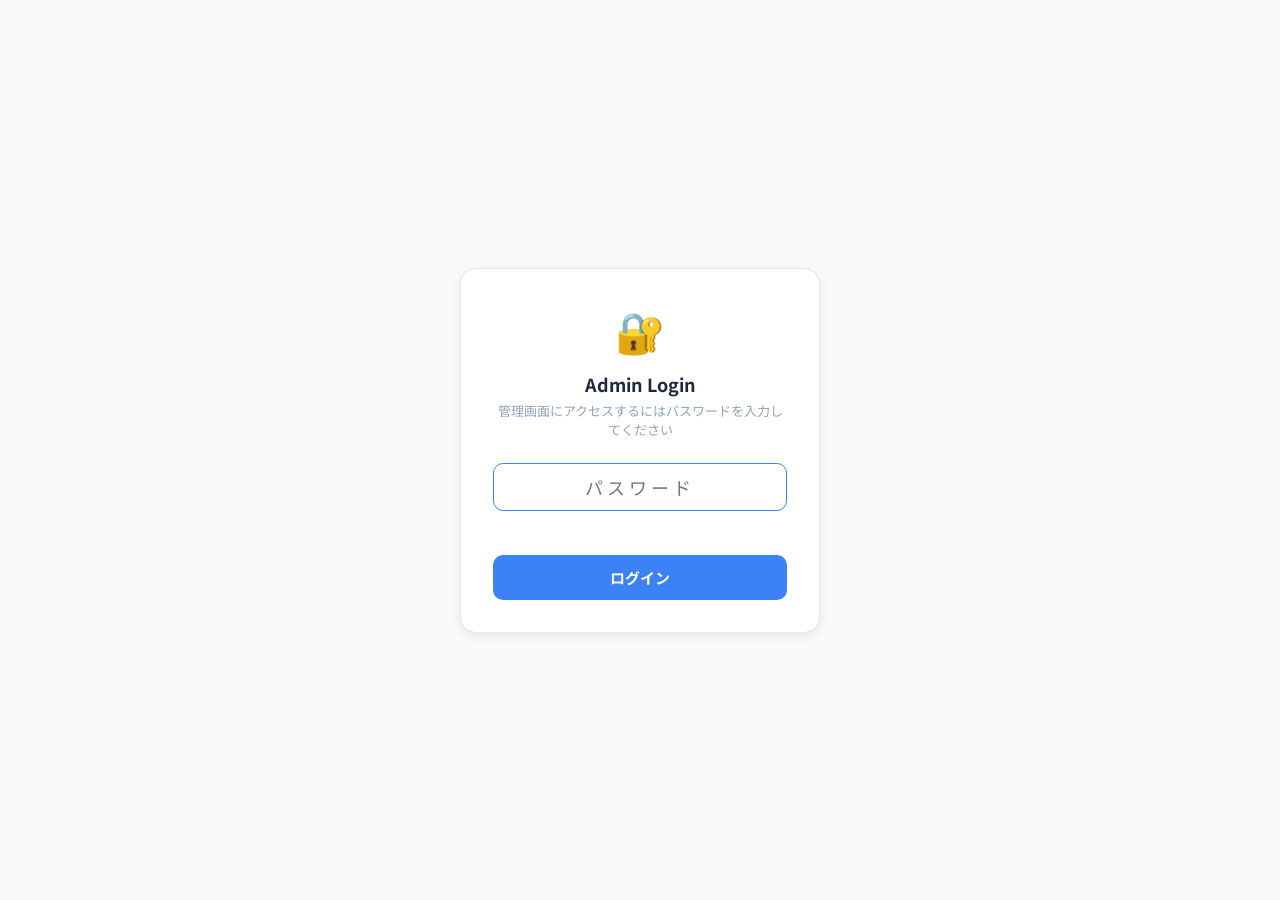
<file: admin.html>
<!DOCTYPE html>
<html lang="ja">
<head>
  <meta charset="UTF-8">
  <meta name="viewport" content="width=device-width, initial-scale=1.0">
  <title>Admin - 管理画面</title>
  <link rel="preconnect" href="https://fonts.googleapis.com">
  <link href="https://fonts.googleapis.com/css2?family=Noto+Sans+JP:wght@400;500;600;700&display=swap" rel="stylesheet">
  <style>

  /* タブバー横スクロール */
.tab-bar {
  overflow-x: auto;
  -webkit-overflow-scrolling: touch;
  flex-wrap: nowrap !important;
}
.tab-bar::-webkit-scrollbar {
  display: none;
}
.tab-bar .tab-btn {
  flex-shrink: 0;
  white-space: nowrap;
}


  .segment-btn {
  flex-shrink: 0;
  padding: 6px 14px;
  border-radius: 16px;
  border: 1px solid var(--border-color);
  background: var(--card-bg);
  color: var(--text-muted);
  font-size: 12px;
  font-weight: 600;
  cursor: pointer;
  transition: all 0.2s;
  font-family: 'Noto Sans JP', sans-serif;
  white-space: nowrap;
}

.segment-btn.active {
  background: var(--primary);
  color: white;
  border-color: var(--primary);
}

.segment-btn:hover {
  opacity: 0.85;
}

.customer-segment-badge {
  display: inline-block;
  font-size: 10px;
  font-weight: 700;
  padding: 1px 8px;
  border-radius: 8px;
  margin-left: 6px;
}

  
    :root {
      --primary: #3b82f6;
      --primary-dark: #2563eb;
      --primary-light: #dbeafe;
      --success: #22c55e;
      --success-light: #f0fdf4;
      --danger: #ef4444;
      --danger-light: #fef2f2;
      --warning: #f59e0b;
      --bg: #f8fafc;
      --card-bg: #ffffff;
      --text-main: #1e293b;
      --text-sub: #64748b;
      --text-muted: #94a3b8;
      --border-color: #e2e8f0;
      --border-light: #f1f5f9;
      --shadow: 0 1px 3px rgba(0,0,0,0.06), 0 1px 2px rgba(0,0,0,0.04);
      --shadow-md: 0 4px 12px rgba(0,0,0,0.08);
      --radius: 16px;
      --radius-sm: 10px;
    }
    * { margin: 0; padding: 0; box-sizing: border-box; }
    body {
      background: var(--bg); color: var(--text-main);
      font-family: 'Noto Sans JP', -apple-system, BlinkMacSystemFont, "Segoe UI", sans-serif;
      min-height: 100vh;
    }
    .header {
      background: var(--card-bg); border-bottom: 1px solid var(--border-color);
      padding: 14px 20px; position: sticky; top: 0; z-index: 100; box-shadow: var(--shadow);
    }
    .header-inner {
      max-width: 900px; margin: 0 auto;
      display: flex; justify-content: space-between; align-items: center;
    }
    .header-title { font-size: 18px; font-weight: 700; }
    .header-actions { display: flex; gap: 8px; align-items: center; }
    .tab-bar {
      background: var(--card-bg); border-bottom: 1px solid var(--border-color);
      display: flex; overflow-x: auto; max-width: 900px; margin: 0 auto;
    }
    .tab-btn {
      flex: 1; padding: 14px 8px; border: none; background: none;
      font-size: 13px; font-weight: 600; color: var(--text-muted);
      cursor: pointer; border-bottom: 3px solid transparent;
      font-family: inherit; white-space: nowrap; transition: all 0.15s;
    }
    .tab-btn.active { color: var(--primary); border-bottom-color: var(--primary); }
    .tab-btn:hover { color: var(--text-sub); }
    .tab-panel { display: none; max-width: 900px; margin: 0 auto; padding: 20px 16px; }
    .tab-panel.active { display: block; }
    .section-label {
      font-size: 13px; font-weight: 700; color: var(--text-sub);
      margin-bottom: 12px; display: flex; align-items: center; gap: 6px;
    }
    .badge {
      font-size: 12px; font-weight: 700; padding: 2px 8px;
      border-radius: 10px; min-width: 22px; text-align: center;
    }
    .badge-primary { background: var(--primary); color: #fff; }
    .btn {
      padding: 8px 16px; border: none; border-radius: var(--radius-sm);
      cursor: pointer; font-weight: 600; font-family: inherit;
      font-size: 13px; transition: all 0.15s; display: inline-flex;
      align-items: center; gap: 6px;
    }
    .btn-primary { background: var(--primary); color: #fff; }
    .btn-primary:hover { background: var(--primary-dark); }
    .btn-success { background: var(--success); color: #fff; }
    .btn-success:hover { background: #16a34a; }
    .btn-danger { background: var(--danger); color: #fff; }
    .btn-danger:hover { background: #dc2626; }
    .btn-outline { background: transparent; border: 1px solid var(--border-color); color: var(--text-sub); }
    .btn-outline:hover { border-color: var(--text-muted); color: var(--text-main); }
    .btn-ghost { background: var(--border-light); border: none; color: var(--text-sub); }
    .btn-ghost:hover { background: var(--border-color); }
    .btn-lg { padding: 12px 20px; font-size: 15px; font-weight: 700; width: 100%; justify-content: center; }
    .btn-sm { padding: 6px 12px; font-size: 12px; }
    .form-group { margin-bottom: 16px; }
    .form-label { display: block; font-size: 13px; font-weight: 600; color: var(--text-sub); margin-bottom: 6px; }
    .form-input, .form-select, .form-textarea {
      width: 100%; padding: 10px 14px; border: 1px solid var(--border-color);
      border-radius: var(--radius-sm); font-size: 14px; font-family: inherit;
      color: var(--text-main); background: #fff; transition: border-color 0.15s;
    }
    .form-input:focus, .form-select:focus, .form-textarea:focus { outline: none; border-color: var(--primary); }
    .form-row { display: grid; grid-template-columns: 1fr 1fr; gap: 12px; }
    .order-card {
      background: var(--card-bg); border: 1px solid var(--border-color);
      border-radius: var(--radius); margin-bottom: 14px; padding: 18px;
      box-shadow: var(--shadow); border-left: 4px solid var(--primary); transition: all 0.3s;
    }
    .new-order-flash { animation: flash 1.5s ease-out; }
    @keyframes flash { 0% { background: var(--primary-light); } 100% { background: var(--card-bg); } }
    .order-table-badge {
      font-size: 13px; font-weight: 700; background: var(--primary);
      color: #fff; padding: 4px 10px; border-radius: 6px;
    }
    .order-time { font-size: 13px; color: var(--text-muted); margin-left: 10px; }
    .order-user { font-size: 13px; color: var(--text-sub); margin-top: 4px; }
    .new-badge {
      background: var(--danger); color: #fff; font-size: 11px;
      font-weight: 700; padding: 2px 8px; border-radius: 6px; margin-left: 8px;
    }
    .order-items {
      background: var(--border-light); border-radius: var(--radius-sm);
      padding: 12px 14px; margin: 12px 0;
    }
    .order-item-row {
      font-size: 15px; font-weight: 600; padding: 4px 0;
      display: flex; align-items: center; gap: 8px;
    }
    .order-item-row::before {
      content: ""; width: 6px; height: 6px;
      background: var(--primary); border-radius: 50%; flex-shrink: 0;
    }
    .empty-state { text-align: center; padding: 60px 20px; color: var(--text-muted); }
    .empty-icon { font-size: 48px; margin-bottom: 12px; }
    .empty-text { font-size: 14px; font-weight: 500; }
    .history-card {
      background: var(--card-bg); border: 1px solid var(--border-color);
      border-radius: var(--radius-sm); margin-bottom: 8px; padding: 12px 14px;
      display: flex; justify-content: space-between; align-items: center;
    }
    .history-info { font-size: 13px; color: var(--text-sub); }
    .history-badge {
      font-size: 12px; font-weight: 600; color: var(--success);
      background: var(--success-light); padding: 3px 10px; border-radius: 6px;
    }
    .menu-item-card {
      background: var(--card-bg); border: 1px solid var(--border-color);
      border-radius: var(--radius); padding: 16px; margin-bottom: 12px;
      box-shadow: var(--shadow); display: flex; justify-content: space-between;
      align-items: center; gap: 14px;
    }
    .menu-item-info { flex: 1; }
    .menu-item-name { font-size: 15px; font-weight: 700; margin-bottom: 4px; }
    .menu-item-meta { font-size: 12px; color: var(--text-sub); display: flex; gap: 12px; flex-wrap: wrap; }
    .menu-item-actions { display: flex; gap: 8px; align-items: center; flex-shrink: 0; }
    .sold-out-label { font-size: 12px; font-weight: 600; }
    .form-switch { position: relative; display: inline-block; width: 44px; height: 24px; }
    .form-switch input { opacity: 0; width: 0; height: 0; }
    .form-switch .slider {
      position: absolute; cursor: pointer; inset: 0;
      background: #cbd5e1; border-radius: 24px; transition: 0.3s;
    }
    .form-switch .slider:before {
      content: ""; position: absolute; height: 18px; width: 18px;
      left: 3px; bottom: 3px; background: #fff; border-radius: 50%;
      transition: 0.3s; box-shadow: 0 1px 3px rgba(0,0,0,0.15);
    }
    .form-switch input:checked + .slider { background: var(--danger); }
    .form-switch input:checked + .slider:before { transform: translateX(20px); }
    .modal-overlay {
      display: none; position: fixed; inset: 0;
      background: rgba(0,0,0,0.4); z-index: 1000;
      justify-content: center; align-items: center; backdrop-filter: blur(4px);
    }
    .modal-overlay.show { display: flex; }
    .modal-box {
      background: var(--card-bg); border-radius: var(--radius);
      width: 90%; max-width: 600px; max-height: 85vh;
      overflow-y: auto; padding: 24px; box-shadow: var(--shadow-md);
    }
    .modal-header {
      display: flex; justify-content: space-between;
      align-items: center; margin-bottom: 20px;
    }
    .modal-title { font-size: 16px; font-weight: 700; }
    .sound-indicator { display: flex; align-items: center; gap: 4px; font-size: 12px; color: var(--text-muted); }
    .sound-dot { width: 8px; height: 8px; border-radius: 50%; background: var(--text-muted); }
    .sound-dot.on { background: var(--success); }
    .spin { animation: spin 1s linear infinite; display: inline-block; }
    @keyframes spin { 100% { transform: rotate(360deg); } }
    .toast-msg {
      position: fixed; bottom: 80px; left: 50%; transform: translateX(-50%);
      background: #1e293b; color: #fff; padding: 10px 24px;
      border-radius: 20px; font-size: 13px; font-weight: 600;
      z-index: 2000; opacity: 1; transition: opacity 0.3s;
    }
    .toast-msg.out { opacity: 0; }
    .image-upload-area {
      display: flex; gap: 12px; align-items: flex-start; flex-wrap: wrap;
    }
    .image-preview {
      width: 120px; height: 120px; border-radius: 8px;
      border: 1px solid var(--border-color); overflow: hidden;
      display: flex; align-items: center; justify-content: center;
      background: var(--border-light);
    }
    .image-preview img { width: 100%; height: 100%; object-fit: cover; }
    .image-actions { display: flex; flex-direction: column; gap: 8px; }
    .customer-card {
      background: var(--card-bg); border: 1px solid var(--border-color);
      border-radius: var(--radius); padding: 16px; margin-bottom: 10px;
      box-shadow: var(--shadow); cursor: pointer; transition: all 0.15s;
      display: flex; align-items: center; gap: 14px;
    }
    .customer-card:hover { border-color: var(--primary); box-shadow: var(--shadow-md); }
    .customer-avatar {
      width: 44px; height: 44px; border-radius: 50%;
      background: var(--primary-light); display: flex; align-items: center;
      justify-content: center; font-size: 20px; flex-shrink: 0;
    }
    .customer-info { flex: 1; min-width: 0; }
    .customer-name { font-size: 15px; font-weight: 700; margin-bottom: 2px; }
    .customer-meta { font-size: 12px; color: var(--text-sub); display: flex; gap: 10px; flex-wrap: wrap; }
    .customer-stats { text-align: right; flex-shrink: 0; }
    .customer-stats-main { font-size: 16px; font-weight: 700; color: var(--primary); }
    .customer-stats-sub { font-size: 11px; color: var(--text-muted); }
    .customer-tag {
      display: inline-block; font-size: 11px; font-weight: 600;
      background: var(--primary-light); color: var(--primary-dark);
      padding: 2px 8px; border-radius: 6px; margin-right: 4px; margin-top: 4px;
    }
    .cd-history-item {
      background: var(--border-light); border-radius: var(--radius-sm);
      padding: 10px 14px; margin-bottom: 6px;
      display: flex; justify-content: space-between; align-items: center;
    }
    .cd-history-name { font-size: 14px; font-weight: 600; }
    .cd-history-meta { font-size: 12px; color: var(--text-muted); }

    /* プランロックオーバーレイ */
    .plan-lock-wrapper {
      position: relative;
    }
    .plan-lock-overlay {
      position: absolute;
      inset: 0;
      background: rgba(248,250,252,0.88);
      backdrop-filter: blur(2px);
      border-radius: var(--radius);
      display: flex;
      flex-direction: column;
      align-items: center;
      justify-content: center;
      z-index: 10;
    }
    .plan-lock-overlay .lock-icon {
      font-size: 28px;
      margin-bottom: 6px;
    }
    .plan-lock-overlay .lock-text {
      font-size: 12px;
      font-weight: 600;
      color: var(--text-sub);
      margin-bottom: 8px;
    }
    .plan-lock-overlay .lock-btn {
      padding: 6px 16px;
      background: var(--primary);
      color: #fff;
      border: none;
      border-radius: var(--radius-sm);
      font-size: 12px;
      font-weight: 600;
      cursor: pointer;
      font-family: inherit;
    }
    .plan-lock-overlay .lock-btn:hover {
      background: var(--primary-dark);
    }


  
  </style>
</head>
<body>

<!-- 汎用確認モーダル -->
<div class="modal-overlay" id="confirmModal">
  <div class="modal-box" style="max-width:400px; text-align:center; padding:32px;">
    <div id="confirm-icon" style="font-size:36px; margin-bottom:12px;">⚠️</div>
    <div id="confirm-message" style="font-size:14px; line-height:1.7; color:var(--text-sub); margin-bottom:24px; white-space:pre-line;"></div>
    <div style="display:flex; gap:12px;">
      <button class="btn btn-ghost btn-lg" style="flex:1;" onclick="closeConfirmModal(false)">キャンセル</button>
      <button class="btn btn-primary btn-lg" style="flex:1;" id="confirm-ok-btn" onclick="closeConfirmModal(true)">OK</button>
    </div>
  </div>
</div>



<!-- ======== ログイン画面 ======== -->
<div id="login-screen" style="position:fixed; inset:0; background:var(--bg); z-index:9999; display:flex; align-items:center; justify-content:center;">
  <div style="background:var(--card-bg); border:1px solid var(--border-color); border-radius:var(--radius); padding:32px; width:90%; max-width:360px; box-shadow:var(--shadow-md); text-align:center;">
    <div style="font-size:40px; margin-bottom:12px;">🔐</div>
    <div style="font-size:18px; font-weight:700; margin-bottom:4px;">Admin Login</div>
    <div style="font-size:13px; color:var(--text-muted); margin-bottom:24px;">管理画面にアクセスするにはパスワードを入力してください</div>
    <form onsubmit="doLogin(event)">
      <input class="form-input" type="password" id="login-password" placeholder="パスワード" style="text-align:center; font-size:18px; letter-spacing:4px; margin-bottom:12px;" autofocus>
      <div id="login-error" style="font-size:13px; color:var(--danger); margin-bottom:12px; min-height:20px;"></div>
      <button type="submit" class="btn btn-primary btn-lg" id="login-btn">ログイン</button>
    </form>
  </div>
</div>

  
<div class="header">
  <div class="header-inner">
    <span class="header-title">⚙️ Admin</span>
    <div class="header-actions">
      <div class="sound-indicator">
        <span class="sound-dot" id="sound-dot"></span>
        <span id="sound-label">通知OFF</span>
      </div>
      <button class="btn btn-ghost" onclick="toggleSound()" id="btn-sound">🔇</button>
      <button class="btn btn-outline" onclick="refreshCurrentTab()" id="btn-refresh">🔄</button>
    </div>
  </div>
</div>

<div class="tab-bar">
  <button class="tab-btn active" onclick="switchTab('orders')">📋 オーダー</button>
  <button class="tab-btn" onclick="switchTab('menu')">📝 メニュー管理</button>
  <button class="tab-btn" onclick="switchTab('customers')">👥 顧客管理</button>
  <button class="tab-btn" onclick="switchTab('sales')">📊 売上分析</button>
  <button class="tab-btn" onclick="switchTab('broadcast')">📣 配信管理</button>
  <button class="tab-btn" onclick="switchTab('aiusage')">🤖 AI利用状況</button>
  <button class="tab-btn" onclick="switchTab('settings')">⚙️ 設定</button>
    <button class="tab-btn" onclick="switchTab('plan')">💎 プラン</button>

</div>

<!-- ======== オーダータブ ======== -->
<div class="tab-panel active" id="panel-orders">
  <div class="section-label">📋 未提供の注文 <span class="badge badge-primary" id="order-count">0</span></div>
  <div id="order-list">
    <div class="empty-state"><div class="empty-icon">⏳</div><div class="empty-text">読み込み中...</div></div>
  </div>
  <div style="margin-top:40px; padding-top:20px; border-top:1px solid var(--border-color);">
    <div class="section-label">🏁 提供済み</div>
    <div id="done-list">
      <div style="color:var(--text-muted); font-size:13px; text-align:center; padding:20px 0;">まだありません</div>
    </div>
  </div>
  <div style="margin-top:40px; padding-top:20px; border-top:1px solid var(--border-color);">
    <div class="section-label">💰 会計待ち <span class="badge badge-primary" id="bill-count">0</span></div>
    <div id="bill-list">
      <div style="color:var(--text-muted); font-size:13px; text-align:center; padding:20px 0;">会計待ちはありません</div>
    </div>
  </div>
</div>


<!-- ======== メニュー管理タブ ======== -->
<div class="tab-panel" id="panel-menu">
  <div style="display:flex; justify-content:space-between; align-items:center; margin-bottom:16px;">
    <div class="section-label" style="margin-bottom:0;">📝 メニュー一覧</div>
    <button class="btn btn-primary" onclick="openMenuForm()">＋ 新規追加</button>
  </div>
  <div id="menu-list">
    <div class="empty-state"><div class="empty-icon">⏳</div><div class="empty-text">読み込み中...</div></div>
  </div>
</div>

<!-- ======== 顧客管理タブ ======== -->
<div class="tab-panel" id="panel-customers">
  <div style="margin-bottom:12px;">
    <input class="form-input" id="customer-search" placeholder="🔍 名前・タグで検索..." oninput="filterCustomers()">
  </div>
  <div style="display:flex; gap:8px; margin-bottom:16px; overflow-x:auto;">
    <button class="segment-btn active" onclick="filterSegment('all')">全員</button>
    <button class="segment-btn" onclick="filterSegment('vip')">👑 VIP</button>
    <button class="segment-btn" onclick="filterSegment('active')">✅ アクティブ</button>
    <button class="segment-btn" onclick="filterSegment('dormant')">💤 休眠</button>
    <button class="segment-btn" onclick="filterSegment('new')">🆕 新規</button>
  </div>
  <div class="section-label">👥 顧客一覧 <span class="badge badge-primary" id="customer-count">0</span></div>
  <div id="customer-list">
    <div class="empty-state"><div class="empty-icon">⏳</div><div class="empty-text">読み込み中...</div></div>
  </div>
</div>

<!-- ======== 配信管理タブ ======== -->
<div class="tab-panel" id="panel-broadcast">
  
  <!-- 配信モード切替 -->
  <div style="display:flex; gap:8px; margin-bottom:16px;">
    <button class="segment-btn active" id="bc-mode-manual" onclick="switchBcMode('manual')">✏️ フリー入力</button>
    <button class="segment-btn" id="bc-mode-template" onclick="switchBcMode('template')">📋 テンプレート</button>
  </div>

  <!-- セグメント選択 -->
  <div class="form-group">
    <label class="form-label">配信対象セグメント</label>
    <div style="display:flex; gap:8px; flex-wrap:wrap;">
      <button class="segment-btn active" onclick="selectBcSegment('all', this)">👥 全員</button>
      <button class="segment-btn" onclick="selectBcSegment('vip', this)">👑 VIP</button>
      <button class="segment-btn" onclick="selectBcSegment('active', this)">✅ アクティブ</button>
      <button class="segment-btn" onclick="selectBcSegment('dormant', this)">💤 休眠</button>
      <button class="segment-btn" onclick="selectBcSegment('new', this)">🆕 新規</button>
    </div>
    <div style="font-size:12px; color:var(--text-muted); margin-top:6px;">
      対象人数: <span id="bc-target-count" style="font-weight:700;">-</span>名
    </div>
  </div>

  <!-- フリー入力モード -->
  <div id="bc-manual-form">
    <div class="form-group">
      <label class="form-label">メッセージ内容</label>
      <textarea class="form-input" id="bc-message" rows="6" placeholder="配信するメッセージを入力してください...&#10;&#10;例: 今週末はスペシャルウイスキーナイト！&#10;普段は入荷できないレアボトルを多数ご用意しています。&#10;ぜひお越しください🥃" style="resize:vertical;"></textarea>
      <div style="display:flex; justify-content:space-between; margin-top:4px;">
        <span style="font-size:11px; color:var(--text-muted);">LINE Push Message として送信されます</span>
        <span style="font-size:11px; color:var(--text-muted);"><span id="bc-char-count">0</span>/500文字</span>
      </div>
    </div>
  </div>

  <!-- テンプレートモード -->
  <div id="bc-template-form" style="display:none;">
    <div class="form-group">
      <label class="form-label">テンプレート選択</label>
      <select class="form-select" id="bc-template-select" onchange="loadTemplatePreview()">
        <option value="">テンプレートを選択...</option>
        <option value="new_thanks">🎉 初来店お礼</option>
        <option value="remind_7">📩 7日リマインド</option>
        <option value="retention">🔥 引き止め（30日）</option>
        <option value="revive_60">💫 復活促進（60日）</option>
        <option value="pr">📢 PR・イベント告知</option>
      </select>
    </div>

    <div class="form-group">
      <label class="form-label">テンプレート原文</label>
      <div id="bc-template-preview" style="background:var(--border-light); border-radius:var(--radius-sm); padding:14px; min-height:60px; font-size:13px; color:var(--text-sub); line-height:1.7;">
        テンプレートを選択すると、ここに原文が表示されます
      </div>
    </div>

    <div class="form-group">
      <label style="display:flex; align-items:center; gap:8px; cursor:pointer;">
        <input type="checkbox" id="bc-ai-personalize" checked style="width:18px; height:18px;">
        <span class="form-label" style="margin-bottom:0;">🤖 AIでパーソナライズする</span>
      </label>
      <div style="font-size:11px; color:var(--text-muted); margin-top:4px; margin-left:26px;">
        Gemini が顧客情報をもとに文面を最適化します
      </div>
    </div>

    <button class="btn btn-outline btn-lg" onclick="generatePreview()" id="bc-generate-btn" style="margin-bottom:16px;">
      🤖 プレビューを作成
    </button>
  </div>

  <!-- プレビュー＆送信（共通） -->
  <div style="background:var(--card-bg); border:1px solid var(--border-color); border-radius:var(--radius); padding:18px; margin-top:12px;">
    <div style="display:flex; justify-content:space-between; align-items:center; margin-bottom:10px;">
      <div class="section-label" style="margin-bottom:0;">📱 送信メッセージ</div>
      <span id="bc-preview-status" style="font-size:11px; color:var(--text-muted);"></span>
    </div>

    <!-- フリー入力モード時: 読み取り専用プレビュー -->
    <div id="bc-preview-readonly" style="background:var(--border-light); border-radius:var(--radius-sm); padding:14px; min-height:60px; font-size:13px; line-height:1.7; white-space:pre-wrap; color:var(--text-sub);">
      メッセージを入力すると、ここにプレビューが表示されます
    </div>

    <!-- テンプレートモード時: 編集可能テキストエリア -->
    <div id="bc-preview-editable-wrap" style="display:none;">
      <textarea class="form-input" id="bc-preview-editable" rows="8" style="resize:vertical; line-height:1.7; font-size:13px;" placeholder="「プレビューを作成」ボタンを押すと、ここにAIが作成したメッセージが表示されます。手動で編集もできます。"></textarea>
      <div style="display:flex; justify-content:space-between; margin-top:4px;">
        <span style="font-size:11px; color:var(--text-muted);">✏️ 送信前に自由に編集できます</span>
        <span style="font-size:11px; color:var(--text-muted);"><span id="bc-preview-char-count">0</span>/500文字</span>
      </div>
    </div>
  </div>

  <div style="margin-top:16px; display:flex; gap:12px;">
    <button class="btn btn-primary btn-lg" style="flex:1;" onclick="sendBroadcast()" id="bc-send-btn">
      📣 配信する
    </button>
  </div>

  <!-- 配信履歴 -->
  <div style="margin-top:32px; padding-top:20px; border-top:1px solid var(--border-color);">
    <div class="section-label">📜 配信履歴</div>
    <div id="bc-history">
      <div style="color:var(--text-muted); font-size:13px; text-align:center; padding:20px 0;">配信履歴はまだありません</div>
    </div>
  </div>

</div> <!-- ★ これが欠落: panel-broadcast の閉じタグ -->

<!-- AI利用状況タブ -->
<div id="panel-aiusage" class="tab-panel">
  <div class="section-label">🤖 AI利用状況（今月）</div>

  <!-- 自動配信ON/OFF -->
  <div style="background:var(--card-bg); border:1px solid var(--border-color); border-radius:12px; padding:20px; margin-bottom:20px;">
    <div style="display:flex; justify-content:space-between; align-items:center; margin-bottom:16px;">
      <div>
        <div style="font-size:15px; font-weight:700;">🔄 自動配信（ステップ配信）</div>
        <div style="font-size:12px; color:var(--text-muted); margin-top:4px;">対象顧客へ自動でメッセージを送信します</div>
        <div style="font-size:12px; margin-top:4px;" id="auto-bc-status-text">読み込み中...</div>
      </div>
      <button class="btn btn-lg" id="auto-bc-toggle-btn" onclick="toggleAutoBroadcast()" style="min-width:120px;" disabled>
        読み込み中
      </button>
    </div>
    <div style="display:flex; align-items:center; gap:12px; padding-top:12px; border-top:1px solid var(--border-color);">
      <label style="font-size:13px; font-weight:600; color:var(--text-sub); white-space:nowrap;">⏰ 配信時間</label>
      <select class="form-select" id="auto-bc-hour" onchange="saveAutoBroadcastHour()" style="width:120px;">
        <option value="10">10:00</option>
        <option value="11">11:00</option>
        <option value="12">12:00</option>
        <option value="13">13:00</option>
        <option value="14">14:00</option>
        <option value="15">15:00</option>
        <option value="16">16:00</option>
        <option value="17">17:00</option>
        <option value="18" selected>18:00</option>
        <option value="19">19:00</option>
        <option value="20">20:00</option>
        <option value="21">21:00</option>
      </select>
      <span style="font-size:11px; color:var(--text-muted);">毎日この時間に自動実行されます</span>
    </div>
  </div>


  <!-- サマリーカード -->
  <div style="display:grid; grid-template-columns:1fr 1fr; gap:12px; margin-bottom:20px;">
    <div style="background:var(--bg-card); border:1px solid var(--border-color); border-radius:12px; padding:16px; text-align:center;">
      <div style="font-size:12px; color:var(--text-muted);">AI稼働回数</div>
      <div style="font-size:28px; font-weight:700; color:var(--accent);" id="ai-total-calls">-</div>
      <div style="font-size:11px; color:var(--text-muted);" id="ai-calls-diff"></div>
    </div>
    <div style="background:var(--bg-card); border:1px solid var(--border-color); border-radius:12px; padding:16px; text-align:center;">
      <div style="font-size:12px; color:var(--text-muted);">最も利用された機能</div>
      <div style="font-size:18px; font-weight:700;" id="ai-top-func">-</div>
    </div>
    <div style="background:var(--bg-card); border:1px solid var(--border-color); border-radius:12px; padding:16px; text-align:center;">
      <div style="font-size:12px; color:var(--text-muted);">今月のAI配信数</div>
      <div style="font-size:28px; font-weight:700; color:#e67e22;" id="ai-broadcasts">-</div>
      <div style="font-size:11px; color:var(--text-muted);">通</div>
    </div>
    <div style="background:var(--bg-card); border:1px solid var(--border-color); border-radius:12px; padding:16px; text-align:center;">
      <div style="font-size:12px; color:var(--text-muted);">リピート率（30日）</div>
      <div style="font-size:28px; font-weight:700; color:#27ae60;" id="ai-repeat-rate">-</div>
    </div>
  </div>

  <!-- 機能別内訳 -->
  <div class="section-label">📊 機能別内訳</div>
  <div id="ai-by-function" style="margin-bottom:20px;"></div>

  <!-- 日別推移 -->
  <div class="section-label">📅 日別推移</div>
  <div id="ai-daily" style="margin-bottom:20px;"></div>

  <!-- 施策効果 -->
  <div style="margin-top:32px; padding-top:20px; border-top:1px solid var(--border-color);">
    <div class="section-label">📈 施策効果</div>
    <div style="display:grid; grid-template-columns:1fr 1fr; gap:12px; margin-bottom:20px;">
      <div style="background:var(--bg-card); border:1px solid var(--border-color); border-radius:12px; padding:16px; text-align:center;">
        <div style="font-size:12px; color:var(--text-muted);">平均客単価</div>
        <div style="font-size:28px; font-weight:700;" id="ef-avg-spend">-</div>
      </div>
      <div style="background:var(--bg-card); border:1px solid var(--border-color); border-radius:12px; padding:16px; text-align:center;">
        <div style="font-size:12px; color:var(--text-muted);">配信経由売上</div>
        <div style="font-size:28px; font-weight:700; color:#e67e22;" id="ef-bc-revenue">-</div>
      </div>
    </div>

    <div class="section-label">🎯 自動配信シナリオ別の効果</div>
    <div id="ef-scenarios" style="margin-bottom:20px;"></div>
  </div>
</div>


<!-- ======== 設定タブ ======== -->
<div class="tab-panel" id="panel-settings">
  <div id="settings-content">
    <div class="empty-state"><div class="empty-icon">⏳</div><div class="empty-text">読み込み中...</div></div>
  </div>
</div>

<!-- ======== 売上分析タブ ======== -->
<div class="tab-panel" id="panel-sales">
  <div style="display:flex; gap:8px; margin-bottom:16px; overflow-x:auto;">
    <button class="segment-btn active" onclick="filterSalesPeriod('all')">全期間</button>
    <button class="segment-btn" onclick="filterSalesPeriod('today')">今日</button>
    <button class="segment-btn" onclick="filterSalesPeriod('month')">今月</button>
    <button class="segment-btn" onclick="filterSalesPeriod('7')">直近7日</button>
    <button class="segment-btn" onclick="filterSalesPeriod('30')">直近30日</button>
    <button class="segment-btn" onclick="filterSalesPeriod('90')">直近3ヶ月</button>
  </div>
  <div id="sales-content">
    <div class="empty-state"><div class="empty-icon">⏳</div><div class="empty-text">読み込み中...</div></div>
  </div>

</div>

<!-- ======== プランタブ ======== -->
<div class="tab-panel" id="panel-plan">
  <div class="section-label">💎 現在のプラン</div>
  <div id="plan-current" style="background:var(--card-bg); border:1px solid var(--border-color); border-radius:var(--radius); padding:20px; margin-bottom:20px; box-shadow:var(--shadow); text-align:center;">
    <div style="font-size:13px; color:var(--text-muted);">読み込み中...</div>
  </div>
  <div class="section-label">📊 プラン比較</div>
  <div id="plan-comparison"></div>
  <div id="plan-usage" style="margin-top:20px;"></div>
</div>


<!-- ======== メニュー編集モーダル ======== -->
<div class="modal-overlay" id="menuFormModal">
  <div class="modal-box">
    <div class="modal-header">
      <span class="modal-title" id="menu-form-title">メニュー追加</span>
      <button class="btn btn-ghost" onclick="closeMenuForm()">✕</button>
    </div>
    <form id="menu-form" onsubmit="saveMenuItem(event)">
      <input type="hidden" id="mf-mode" value="add">
      <input type="hidden" id="mf-original-id" value="">

      <div class="form-row">
        <div class="form-group">
          <label class="form-label">アイテムID *</label>
          <input class="form-input" id="mf-id" required placeholder="例: D005">
        </div>
        <div class="form-group">
          <label class="form-label">カテゴリ *</label>
          <input class="form-input" id="mf-category" required placeholder="例: Whisky">
        </div>
      </div>

      <div class="form-group">
        <label class="form-label">商品名 *</label>
        <input class="form-input" id="mf-name" required placeholder="例: 山崎12年">
      </div>

      <div class="form-row">
        <div class="form-group">
          <label class="form-label">価格 *</label>
          <input class="form-input" type="number" id="mf-price" required placeholder="例: 1500">
        </div>
        <div class="form-group">
          <label class="form-label">表示順</label>
          <input class="form-input" type="number" id="mf-sort" value="0" placeholder="小さいほど上">
        </div>
      </div>

      <div class="form-group">
        <label class="form-label">フレーバー説明</label>
        <input class="form-input" id="mf-flavor" placeholder="例: 華やか、バニラ、オレンジ">
      </div>

      <div class="form-group">
        <label class="form-label">味覚パラメータ（各0〜10）</label>
        <div style="display:grid; grid-template-columns:repeat(5,1fr); gap:8px;">
          <div><label class="form-label" style="font-size:11px;">塩味</label><input class="form-input" type="number" id="mf-salty" min="0" max="10" value="0"></div>
          <div><label class="form-label" style="font-size:11px;">甘味</label><input class="form-input" type="number" id="mf-sweet" min="0" max="10" value="0"></div>
          <div><label class="form-label" style="font-size:11px;">酸味</label><input class="form-input" type="number" id="mf-sour" min="0" max="10" value="0"></div>
          <div><label class="form-label" style="font-size:11px;">苦味</label><input class="form-input" type="number" id="mf-bitter" min="0" max="10" value="0"></div>
          <div><label class="form-label" style="font-size:11px;">コク</label><input class="form-input" type="number" id="mf-rich" min="0" max="10" value="0"></div>
        </div>
      </div>

      <div class="form-group">
        <label class="form-label">ペアリングフード</label>
        <input class="form-input" id="mf-pairing" placeholder="例: チーズ、ナッツ">
      </div>

      <div class="form-group">
        <label class="form-label">商品画像</label>
        <div class="image-upload-area">
          <div class="image-preview" id="mf-image-preview">
            <span style="font-size:32px; color:var(--text-muted);">📷</span>
          </div>
          <div class="image-actions">
            <label class="btn btn-outline btn-sm" style="cursor:pointer;">
              📷 画像を選択
              <input type="file" accept="image/*" id="mf-image-file" onchange="previewImage(this)" style="display:none;">
            </label>
            <button type="button" class="btn btn-ghost btn-sm" id="mf-image-delete-btn" style="color:var(--danger); display:none;" onclick="removeImage()">🗑 画像を削除</button>
            <div id="mf-upload-status" style="font-size:12px; color:var(--text-muted);"></div>
          </div>
        </div>
        <input type="hidden" id="mf-image" value="">
      </div>

      <div class="form-group">
        <label class="form-label">オプション（カンマ区切り）</label>
        <input class="form-input" id="mf-options" placeholder="例: ロック:0, 水割り:0, ソーダ割り:100">
      </div>

      <div style="display:flex; gap:12px; margin-top:20px;">
        <button type="submit" class="btn btn-primary btn-lg" style="flex:1;">保存</button>
        <button type="button" class="btn btn-outline btn-lg" style="flex:0.5;" onclick="closeMenuForm()">キャンセル</button>
      </div>
    </form>
  </div>
</div>

<!-- ======== 顧客詳細モーダル ======== -->
<div class="modal-overlay" id="customerDetailModal">
  <div class="modal-box">
    <div class="modal-header">
      <span class="modal-title" id="cd-title">顧客詳細</span>
      <button class="btn btn-ghost" onclick="closeCustomerDetail()">✕</button>
    </div>

    <div id="cd-profile" style="margin-bottom:20px;">
      <div style="display:flex; align-items:center; gap:14px; margin-bottom:16px;">
        <div style="width:56px; height:56px; border-radius:50%; background:var(--primary-light); display:flex; align-items:center; justify-content:center; font-size:24px; flex-shrink:0;" id="cd-avatar">👤</div>
        <div>
          <div style="font-size:17px; font-weight:700;" id="cd-name">-</div>
          <div style="font-size:12px; color:var(--text-muted);" id="cd-line-id">-</div>
        </div>
      </div>
      <div style="display:grid; grid-template-columns:repeat(3,1fr); gap:10px; margin-bottom:16px;">
        <div style="background:var(--border-light); border-radius:var(--radius-sm); padding:12px; text-align:center;">
          <div style="font-size:22px; font-weight:700; color:var(--primary);" id="cd-visits">0</div>
          <div style="font-size:11px; color:var(--text-muted);">来店回数</div>
        </div>
        <div style="background:var(--border-light); border-radius:var(--radius-sm); padding:12px; text-align:center;">
          <div style="font-size:22px; font-weight:700; color:var(--success);" id="cd-spend">¥0</div>
          <div style="font-size:11px; color:var(--text-muted);">累計支出</div>
        </div>
        <div style="background:var(--border-light); border-radius:var(--radius-sm); padding:12px; text-align:center;">
          <div style="font-size:14px; font-weight:700; color:var(--text-main);" id="cd-last-visit">-</div>
          <div style="font-size:11px; color:var(--text-muted);">最終来店</div>
        </div>
      </div>
    </div>

    <div style="margin-bottom:20px;">
      <div class="form-group">
        <label class="form-label">タグ（カンマ区切り）</label>
        <input class="form-input" id="cd-tags" placeholder="例: 常連, ウイスキー好き, VIP">
      </div>
      <div class="form-group">
        <label class="form-label">メモ</label>
        <textarea class="form-input" id="cd-memo" rows="3" placeholder="接客メモやAI分析結果など..." style="resize:vertical;"></textarea>
      </div>
      <button class="btn btn-primary" onclick="saveCustomerInfo()" id="cd-save-btn">💾 保存</button>
    </div>

    <div>
      <div class="section-label">📋 注文履歴（直近20件）</div>
      <div id="cd-history">
        <div style="color:var(--text-muted); font-size:13px; text-align:center; padding:16px 0;">読み込み中...</div>
      </div>
    </div>
  </div>
</div>

<!-- ======== 削除確認モーダル ======== -->
<div class="modal-overlay" id="deleteConfirmModal">
  <div class="modal-box" style="max-width:400px; text-align:center;">
    <div style="font-size:40px; margin-bottom:12px;">⚠️</div>
    <div style="font-size:15px; font-weight:700; margin-bottom:8px;">このメニューを削除しますか？</div>
    <div style="font-size:13px; color:var(--text-sub); margin-bottom:20px;" id="delete-item-name"></div>
    <div style="display:flex; gap:12px;">
      <button class="btn btn-danger btn-lg" style="flex:1;" onclick="confirmDelete()">削除する</button>
      <button class="btn btn-outline btn-lg" style="flex:1;" onclick="closeDeleteConfirm()">キャンセル</button>
    </div>
  </div>
</div>

<script src="config.js"></script>
  <script src="plan-config.js"></script>
<script>
var currentTab = "orders";
var previousOrderIds = new Set();
var isSoundOn = false;
var isFirstLoad = true;
var audio = new Audio("https://actions.google.com/sounds/v1/alarms/beep_short.ogg");
var allMenuData = [];
var deleteTargetId = "";
var orderInterval = null;
var allCustomers = [];
var currentCustomerId = "";
var currentPlan = "light";
var planBroadcastCount = 0;
var planBroadcastLimit = 30;

window.onload = function() {
  if (typeof GAS_API_URL === "undefined") { alert("config.js error"); return; }
  // セッション確認
  if (sessionStorage.getItem("admin_auth") === "ok") {
    hideLogin();
  }
};

var tabOrder = ["orders", "menu", "customers", "sales", "broadcast", "aiusage", "settings", "plan"];

var tabOrder = ["orders", "menu", "customers", "sales", "broadcast", "aiusage", "settings", "plan"];

var _confirmResolve = null;

function showConfirm(message, options) {
  options = options || {};
  document.getElementById("confirm-icon").textContent = options.icon || "⚠️";
  document.getElementById("confirm-message").textContent = message;
  var okBtn = document.getElementById("confirm-ok-btn");
  okBtn.textContent = options.okText || "OK";
  okBtn.className = "btn btn-lg " + (options.okClass || "btn-primary");
  okBtn.style.flex = "1";
  document.getElementById("confirmModal").classList.add("show");
  return new Promise(function(resolve) { _confirmResolve = resolve; });
}

function closeConfirmModal(result) {
  document.getElementById("confirmModal").classList.remove("show");
  if (_confirmResolve) { _confirmResolve(result); _confirmResolve = null; }
}



function switchTab(tab) {
  currentTab = tab;
  document.querySelectorAll(".tab-btn").forEach(function(b) { b.classList.remove("active"); });
  document.querySelectorAll(".tab-panel").forEach(function(p) {
    p.classList.remove("active");
    p.style.transform = "";
    p.style.opacity = "";
  });
  document.querySelector('.tab-btn[onclick*="' + tab + '"]').classList.add("active");
  document.getElementById("panel-" + tab).classList.add("active");

  // アクティブタブを見えるようスクロール
  var activeBtn = document.querySelector(".tab-btn.active");
  if (activeBtn) {
    activeBtn.scrollIntoView({ behavior: "smooth", inline: "center", block: "nearest" });
  }

  if (tab === "orders") loadOrders();
  if (tab === "menu") loadMenuList();
  if (tab === "customers") loadCustomers();
  if (tab === "sales") loadSales();
  if (tab === "broadcast") loadBroadcastTab();
  if (tab === "aiusage") { loadAiUsage(); loadCampaignEffect(); loadAutoBroadcastStatus(); }
  if (tab === "settings") loadSettings();
  if (tab === "plan") loadPlanTab();
}



function refreshCurrentTab() {
  if (currentTab === "orders") loadOrders(true);
  if (currentTab === "menu") loadMenuList();
  if (currentTab === "customers") loadCustomers();
  if (currentTab === "settings") loadSettings();
  if (currentTab === "sales") loadSales();
  if (currentTab === "broadcast") loadBroadcastTab();
}

function showToast(msg) {
  var el = document.createElement("div");
  el.className = "toast-msg"; el.textContent = msg;
  document.body.appendChild(el);
  setTimeout(function() { el.classList.add("out"); }, 1800);
  setTimeout(function() { el.remove(); }, 2200);
}

function toggleSound() {
  isSoundOn = !isSoundOn;
  var btn = document.getElementById("btn-sound");
  var dot = document.getElementById("sound-dot");
  var label = document.getElementById("sound-label");
  if (isSoundOn) {
    btn.textContent = "🔊"; dot.classList.add("on"); label.textContent = "通知ON";
    audio.volume = 0; audio.play().then(function() { audio.pause(); audio.volume = 1.0; });
  } else {
    btn.textContent = "🔇"; dot.classList.remove("on"); label.textContent = "通知OFF";
  }
}

// ============================================================
// オーダータブ
// ============================================================
function loadOrders(manual) {
  var btn = document.getElementById("btn-refresh");
  if (manual) btn.innerHTML = '<span class="spin">🔄</span>';
  fetch(GAS_API_URL + "?action=getOrders")
    .then(function(r) { return r.json(); })
    .then(function(d) {
      displayOrders(d.orders || []);
      if (manual) btn.textContent = "🔄";
      isFirstLoad = false;
    })
    .catch(function() { if (manual) { btn.textContent = "⚠"; setTimeout(function() { btn.textContent = "🔄"; }, 2000); } });
  // 会計待ちも同時取得
  fetch(GAS_API_URL, {
    method: "POST",
    headers: { "Content-Type": "application/json" },
    body: JSON.stringify({ action: "getPendingBills" })
  })
    .then(function(r) { return r.json(); })
    .then(function(d) { displayPendingBills(d.bills || []); })
    .catch(function(e) { console.error("getPendingBills error:", e); });
}

function displayPendingBills(bills) {
  var container = document.getElementById("bill-list");
  var countBadge = document.getElementById("bill-count");
  countBadge.textContent = bills.length;
  if (!bills.length) {
    container.innerHTML = '<div style="color:var(--text-muted); font-size:13px; text-align:center; padding:20px 0;">会計待ちはありません</div>';
    return;
  }
  var html = "";
  bills.forEach(function(bill) {
    var itemsHtml = bill.items.map(function(item) { return '<div class="order-item-row">' + item + '</div>'; }).join("");
    html += '<div class="order-card">' +
      '<div style="margin-bottom:12px;">' +
      '<span class="order-table-badge" style="background:#f59e0b;">受付 #' + bill.dailyNumber + '</span>' +
      '<span class="order-time">' + bill.displayName + ' 様</span>' +
      '</div>' +
      '<div class="order-items">' + itemsHtml + '</div>' +
      '<div style="text-align:right; font-size:18px; font-weight:800; margin:8px 0;">¥' + bill.total.toLocaleString() + '</div>' +
      '<button class="btn-primary" style="background:#f59e0b; width:100%;" onclick="completeBill(\'' + bill.userId + '\')">' +
      '✅ 会計済みにする</button>' +
      '</div>';
  });
  container.innerHTML = html;
}

  function completeBill(userId) {
  if (!confirm("この会計を完了にしますか？")) return;
  fetch(GAS_API_URL, {
    method: "POST",
    headers: { "Content-Type": "application/json" },
    body: JSON.stringify({ action: "completeBill", userId: userId })
  })
    .then(function(r) { return r.json(); })
    .then(function(d) {
      if (d.status === "success") {
        showToast("会計完了");
        loadOrders();
      } else {
        showToast("エラー: " + (d.message || "不明"));
      }
    })
    .catch(function(e) { showToast("通信エラー"); });
}


  
function displayOrders(orders) {
  var container = document.getElementById("order-list");
  var countBadge = document.getElementById("order-count");
  var currentIds = new Set(orders.map(function(o) { return o.id; }));
  var hasNew = false;
  countBadge.textContent = orders.length;
  if (!orders.length) {
    container.innerHTML = '<div class="empty-state"><div class="empty-icon">✅</div><div class="empty-text">未提供の注文はありません</div></div>';
  } else {
    var html = "";
    orders.forEach(function(order) {
      var isNew = !previousOrderIds.has(order.id) && !isFirstLoad;
      if (isNew) hasNew = true;
      var flashClass = isNew ? " new-order-flash" : "";
      var itemsHtml = order.items.map(function(item) { return '<div class="order-item-row">' + item + "</div>"; }).join("");
      html += '<div class="order-card' + flashClass + '" id="ocard-' + order.id + '">' +
        '<div style="margin-bottom:12px;"><span class="order-table-badge">受付 #' + order.tableId + "</span>" +
        '<span class="order-time">' + order.time + "</span>" +
        (isNew ? '<span class="new-badge">NEW</span>' : "") +
        '<div class="order-user">' + order.user + " 様</div></div>" +
        '<div class="order-items">' + itemsHtml + "</div>" +
        '<button class="btn btn-success btn-lg" onclick="completeOrder(\'' + order.id + "','" + order.user + "')\">" + "✅ 提供完了</button></div>";
    });
    container.innerHTML = html;
  }
  if (hasNew && isSoundOn) { audio.currentTime = 0; audio.play().catch(function() {}); }
  previousOrderIds = currentIds;
}

function completeOrder(orderId, user) {
  var card = document.getElementById("ocard-" + orderId);
  if (card) { card.style.opacity = "0.4"; card.style.transform = "scale(0.98)"; }
  fetch(GAS_API_URL, {
    method: "POST", headers: { "Content-Type": "application/json" },
    body: JSON.stringify({ action: "completeOrder", orderId: orderId })
  }).then(function(r) { return r.json(); }).then(function(d) {
    if (d.status === "success") {
      if (card) {
        card.style.transition = "all 0.3s"; card.style.opacity = "0";
        card.style.maxHeight = "0"; card.style.padding = "0"; card.style.margin = "0"; card.style.overflow = "hidden";
        setTimeout(function() { card.remove(); updateOrderCount(); }, 300);
      }
      addDoneHistory(user);
    } else { loadOrders(true); }
  });
}

function updateOrderCount() {
  var count = document.querySelectorAll(".order-card").length;
  document.getElementById("order-count").textContent = count;
  if (count === 0) {
    document.getElementById("order-list").innerHTML = '<div class="empty-state"><div class="empty-icon">✅</div><div class="empty-text">未提供の注文はありません</div></div>';
  }
}

function addDoneHistory(user) {
  var list = document.getElementById("done-list");
  if (list.querySelector("div[style]")) list.innerHTML = "";
  var now = new Date().toLocaleTimeString("ja-JP", { hour: "2-digit", minute: "2-digit" });
  list.insertAdjacentHTML("afterbegin",
    '<div class="history-card"><span class="history-info">' + now + " — " + user + " 様</span>" +
    '<span class="history-badge">✅ 完了</span></div>');
}

// ============================================================
// メニュー管理タブ
// ============================================================
function loadMenuList() {
  var container = document.getElementById("menu-list");
  container.innerHTML = '<div class="empty-state"><div class="empty-icon">⏳</div><div class="empty-text">読み込み中...</div></div>';
  fetch(GAS_API_URL + "?action=getMenu")
    .then(function(r) { return r.json(); })
    .then(function(items) { allMenuData = items; renderMenuList(items); })
    .catch(function() { container.innerHTML = '<div class="empty-state"><div class="empty-text">読み込みに失敗しました</div></div>'; });
}

function renderMenuList(items) {
  var container = document.getElementById("menu-list");
  if (!items.length) {
    container.innerHTML = '<div class="empty-state"><div class="empty-icon">📝</div><div class="empty-text">メニューがありません</div></div>';
    return;
  }
  var html = "";
  items.forEach(function(item) {
    var soldLabel = item.isSoldOut
      ? '<span class="sold-out-label" style="color:var(--danger);">売切</span>'
      : '<span class="sold-out-label" style="color:var(--success);">販売中</span>';
    var ch = item.isSoldOut ? "checked" : "";
    html += '<div class="menu-item-card">' +
      '<div class="menu-item-info">' +
      '<div class="menu-item-name">' + item.name + "</div>" +
      '<div class="menu-item-meta">' +
      "<span>ID: " + item.id + "</span>" +
      "<span>¥" + Number(item.price).toLocaleString() + "</span>" +
      "<span>" + item.category + "</span>" +
      "</div></div>" +
      '<div class="menu-item-actions">' + soldLabel +
      '<label class="form-switch"><input type="checkbox" ' + ch + ' onchange="toggleStock(\'' + item.id + "', this)\"><span class=\"slider\"></span></label>" +
      '<button class="btn btn-outline btn-sm" onclick="openEditForm(\'' + item.id + "')\">" + "編集</button>" +
      '<button class="btn btn-ghost btn-sm" style="color:var(--danger);" onclick="openDeleteConfirm(\'' + item.id + "','" + item.name.replace(/'/g, "\\'") + "')\">" + "🗑</button></div></div>";
  });
  container.innerHTML = html;
}

function toggleStock(id, checkbox) {
  var isSoldOut = checkbox.checked;
  var label = checkbox.closest(".menu-item-actions").querySelector(".sold-out-label");
  label.textContent = "...";
  fetch(GAS_API_URL, {
    method: "POST", headers: { "Content-Type": "application/json" },
    body: JSON.stringify({ action: "updateStock", itemId: id, isSoldOut: isSoldOut })
  }).then(function(r) { return r.json(); }).then(function() {
    label.textContent = isSoldOut ? "売切" : "販売中";
    label.style.color = isSoldOut ? "var(--danger)" : "var(--success)";
    showToast(isSoldOut ? "売り切れに変更しました" : "販売中に変更しました");
  });
}

function openMenuForm() {
  document.getElementById("menu-form-title").textContent = "メニュー追加";
  document.getElementById("mf-mode").value = "add";
  document.getElementById("mf-original-id").value = "";
  document.getElementById("menu-form").reset();
  document.getElementById("mf-sort").value = "0";
  document.getElementById("mf-salty").value = "0";
  document.getElementById("mf-sweet").value = "0";
  document.getElementById("mf-sour").value = "0";
  document.getElementById("mf-bitter").value = "0";
  document.getElementById("mf-rich").value = "0";
  document.getElementById("mf-id").readOnly = false;
  document.getElementById("mf-image").value = "";
  document.getElementById("mf-image-preview").innerHTML = '<span style="font-size:32px; color:var(--text-muted);">📷</span>';
  document.getElementById("mf-image-delete-btn").style.display = "none";
  document.getElementById("mf-upload-status").textContent = "";
  document.getElementById("menuFormModal").classList.add("show");
}

function openEditForm(itemId) {
  var item = allMenuData.find(function(i) { return i.id === itemId; });
  if (!item) return;
  document.getElementById("menu-form-title").textContent = "メニュー編集";
  document.getElementById("mf-mode").value = "edit";
  document.getElementById("mf-original-id").value = item.id;
  document.getElementById("mf-id").value = item.id;
  document.getElementById("mf-id").readOnly = true;
  document.getElementById("mf-name").value = item.name;
  document.getElementById("mf-price").value = item.price;
  document.getElementById("mf-category").value = item.category;
  document.getElementById("mf-sort").value = item.sortOrder || 0;
  document.getElementById("mf-flavor").value = item.flavor || "";
  document.getElementById("mf-salty").value = item.params.salty || 0;
  document.getElementById("mf-sweet").value = item.params.sweet || 0;
  document.getElementById("mf-sour").value = item.params.sour || 0;
  document.getElementById("mf-bitter").value = item.params.bitter || 0;
  document.getElementById("mf-rich").value = item.params.rich || 0;
  document.getElementById("mf-pairing").value = item.pairing || "";
  document.getElementById("mf-image").value = item.image || "";
  document.getElementById("mf-options").value = item.optionsStr || "";

  var preview = document.getElementById("mf-image-preview");
  var deleteBtn = document.getElementById("mf-image-delete-btn");
  var status = document.getElementById("mf-upload-status");
  if (item.image) {
    preview.innerHTML = '<img src="' + item.image + '">';
    deleteBtn.style.display = "inline-flex";
    status.innerHTML = "✅ 画像設定済み";
    status.style.color = "var(--success)";
  } else {
    preview.innerHTML = '<span style="font-size:32px; color:var(--text-muted);">📷</span>';
    deleteBtn.style.display = "none";
    status.textContent = "";
  }

  document.getElementById("menuFormModal").classList.add("show");
}

function closeMenuForm() {
  document.getElementById("menuFormModal").classList.remove("show");
}

function previewImage(input) {
  var file = input.files[0];
  if (!file) return;
  var preview = document.getElementById("mf-image-preview");
  var status = document.getElementById("mf-upload-status");
  var reader = new FileReader();
  reader.onload = function(e) {
    resizeToSquare(e.target.result, 512, function(squareBase64) {
      preview.innerHTML = '<img src="' + squareBase64 + '">';
      status.textContent = "アップロード中...";
      uploadImage(squareBase64, file.name);
    });
  };
  reader.readAsDataURL(file);
}

function resizeToSquare(base64Data, size, callback) {
  var img = new Image();
  img.onload = function() {
    var canvas = document.createElement("canvas");
    canvas.width = size;
    canvas.height = size;
    var ctx = canvas.getContext("2d");
    var srcSize = Math.min(img.width, img.height);
    var sx = (img.width - srcSize) / 2;
    var sy = (img.height - srcSize) / 2;
    ctx.drawImage(img, sx, sy, srcSize, srcSize, 0, 0, size, size);
    callback(canvas.toDataURL("image/jpeg", 0.85));
  };
  img.src = base64Data;
}

function uploadImage(base64Data, fileName) {
  var status = document.getElementById("mf-upload-status");
  var deleteBtn = document.getElementById("mf-image-delete-btn");
  fetch(GAS_API_URL, {
    method: "POST", headers: { "Content-Type": "application/json" },
    body: JSON.stringify({ action: "uploadImage", fileData: base64Data, fileName: fileName })
  })
    .then(function(r) { return r.json(); })
    .then(function(d) {
      if (d.status === "success" && d.url) {
        document.getElementById("mf-image").value = d.url;
        status.innerHTML = "✅ アップロード完了";
        status.style.color = "var(--success)";
        deleteBtn.style.display = "inline-flex";
      } else {
        status.textContent = "❌ 失敗: " + (d.message || "");
        status.style.color = "var(--danger)";
      }
    })
    .catch(function() {
      status.textContent = "❌ 通信エラー";
      status.style.color = "var(--danger)";
    });
}

function removeImage() {
  var imageUrl = document.getElementById("mf-image").value;
  var status = document.getElementById("mf-upload-status");
  var deleteBtn = document.getElementById("mf-image-delete-btn");
  var preview = document.getElementById("mf-image-preview");
  if (!imageUrl) return;
  status.textContent = "削除中...";
  status.style.color = "var(--text-muted)";
  fetch(GAS_API_URL, {
    method: "POST", headers: { "Content-Type": "application/json" },
    body: JSON.stringify({ action: "deleteImage", imageUrl: imageUrl })
  })
    .then(function(r) { return r.json(); })
    .then(function(d) {
      document.getElementById("mf-image").value = "";
      preview.innerHTML = '<span style="font-size:32px; color:var(--text-muted);">📷</span>';
      deleteBtn.style.display = "none";
      if (d.status === "success") {
        status.innerHTML = "✅ 画像を削除しました";
        status.style.color = "var(--success)";
      } else {
        status.textContent = "URLをクリアしました（Storage削除失敗）";
        status.style.color = "var(--warning)";
      }
    })
    .catch(function() {
      document.getElementById("mf-image").value = "";
      preview.innerHTML = '<span style="font-size:32px; color:var(--text-muted);">📷</span>';
      deleteBtn.style.display = "none";
      status.textContent = "URLをクリアしました";
      status.style.color = "var(--text-muted)";
    });
}

function saveMenuItem(e) {
  e.preventDefault();
  var mode = document.getElementById("mf-mode").value;
  var payload = {
    action: mode === "edit" ? "updateMenuItem" : "addMenuItem",
    item: {
      item_id: mode === "edit" ? document.getElementById("mf-original-id").value : document.getElementById("mf-id").value.trim(),
      item_name: document.getElementById("mf-name").value.trim(),
      price: Number(document.getElementById("mf-price").value),
      category: document.getElementById("mf-category").value.trim(),
      sort_order: Number(document.getElementById("mf-sort").value) || 0,
      flavor_profile: document.getElementById("mf-flavor").value.trim(),
      p_salty: Number(document.getElementById("mf-salty").value) || 0,
      p_sweet: Number(document.getElementById("mf-sweet").value) || 0,
      p_sour: Number(document.getElementById("mf-sour").value) || 0,
      p_bitter: Number(document.getElementById("mf-bitter").value) || 0,
      p_rich: Number(document.getElementById("mf-rich").value) || 0,
      pairing_food: document.getElementById("mf-pairing").value.trim(),
      image_url: document.getElementById("mf-image").value.trim(),
      options: document.getElementById("mf-options").value.trim(),
      is_active: true,
      is_soldout: false
    }
  };
  fetch(GAS_API_URL, {
    method: "POST", headers: { "Content-Type": "application/json" },
    body: JSON.stringify(payload)
  }).then(function(r) { return r.json(); }).then(function(d) {
    if (d.status === "success") {
      showToast(mode === "edit" ? "更新しました" : "追加しました");
      closeMenuForm();
      loadMenuList();
    } else { showToast("エラー: " + (d.message || "")); }
  }).catch(function() { showToast("通信エラー"); });
}

function openDeleteConfirm(id, name) {
  deleteTargetId = id;
  document.getElementById("delete-item-name").textContent = name;
  document.getElementById("deleteConfirmModal").classList.add("show");
}

function closeDeleteConfirm() {
  document.getElementById("deleteConfirmModal").classList.remove("show");
  deleteTargetId = "";
}

function confirmDelete() {
  if (!deleteTargetId) return;
  fetch(GAS_API_URL, {
    method: "POST", headers: { "Content-Type": "application/json" },
    body: JSON.stringify({ action: "deleteMenuItem", itemId: deleteTargetId })
  }).then(function(r) { return r.json(); }).then(function(d) {
    if (d.status === "success") {
      showToast("削除しました"); closeDeleteConfirm(); loadMenuList();
    } else { showToast("エラー: " + (d.message || "")); }
  }).catch(function() { showToast("通信エラー"); });
}

// ============================================================
// 顧客管理タブ
// ============================================================
function loadCustomers() {
  var container = document.getElementById("customer-list");
  container.innerHTML = '<div class="empty-state"><div class="empty-icon">⏳</div><div class="empty-text">読み込み中...</div></div>';
  fetch(GAS_API_URL, {
    method: "POST", headers: { "Content-Type": "application/json" },
    body: JSON.stringify({ action: "getCustomerList" })
  })
    .then(function(r) { return r.json(); })
    .then(function(d) {
      if (d.status === "success") {
        allCustomers = d.customers || [];
        document.getElementById("customer-count").textContent = allCustomers.length;
        renderCustomers(allCustomers);
      } else {
        container.innerHTML = '<div class="empty-state"><div class="empty-text">読み込みに失敗しました: ' + (d.message || "") + '</div></div>';
      }
    })
    .catch(function(e) {
      container.innerHTML = '<div class="empty-state"><div class="empty-text">通信エラー</div></div>';
      console.error("loadCustomers error:", e);
    });
}

var currentSegment = 'all';

function getCustomerSegment(customer) {
  var visitCount = Number(customer.visit_count) || 0;
  var lastVisit = customer.last_visit_date;

  // VIP判定: 来店3回以上かつ最終来店10日以内
  var daysSinceVisit = 999;
  if (lastVisit) {
    var last = new Date(lastVisit);
    var now = new Date();
    daysSinceVisit = Math.floor((now - last) / (1000 * 60 * 60 * 24));
  }

  if (visitCount >= 3 && daysSinceVisit <= 10) {
    return { id: 'vip', label: '👑 VIP', color: '#f59e0b', bg: '#fffbeb' };
  } else if (daysSinceVisit <= 30) {
    return { id: 'active', label: '✅ アクティブ', color: '#22c55e', bg: '#f0fdf4' };
  } else if (visitCount === 0 || (visitCount <= 1 && daysSinceVisit <= 7)) {
    return { id: 'new', label: '🆕 新規', color: '#3b82f6', bg: '#eff6ff' };
  } else {
    return { id: 'dormant', label: '💤 休眠', color: '#9ca3af', bg: '#f9fafb' };
  }
}

function renderCustomers(customers) {
  var container = document.getElementById("customer-list");
  if (!customers.length) {
    container.innerHTML = '<div class="empty-state"><div class="empty-icon">👥</div><div class="empty-text">該当する顧客がいません</div></div>';
    return;
  }
  var html = "";
  customers.forEach(function(c) {
    var segment = getCustomerSegment(c);
    var tagsHtml = "";
    if (c.tags) {
      c.tags.split(",").forEach(function(t) {
        t = t.trim();
        if (t) tagsHtml += '<span class="customer-tag">' + t + "</span>";
      });
    }
    var lastVisit = c.last_visit_date || "未来店";
    var spend = c.total_spend ? "¥" + Number(c.total_spend).toLocaleString() : "¥0";
    html += '<div class="customer-card" onclick="openCustomerDetail(\'' + c.line_user_id + '\')">' +
      '<div class="customer-avatar">👤</div>' +
      '<div class="customer-info">' +
      '<div class="customer-name">' + (c.display_name || "不明") +
      '<span class="customer-segment-badge" style="background:' + segment.bg + '; color:' + segment.color + ';">' + segment.label + '</span>' +
      "</div>" +
      '<div class="customer-meta"><span>来店 ' + (c.visit_count || 0) + "回</span><span>" + spend + "</span><span>" + lastVisit + "</span></div>" +
      (tagsHtml ? '<div style="margin-top:4px;">' + tagsHtml + "</div>" : "") +
      "</div>" +
      '<div class="customer-stats">' +
      '<div class="customer-stats-main">' + (c.visit_count || 0) + "回</div>" +
      '<div class="customer-stats-sub">来店</div></div></div>';
  });
  container.innerHTML = html;
}

function filterSegment(segment) {
  currentSegment = segment;

  // ボタンのactive状態を更新
  document.querySelectorAll('.segment-btn').forEach(function(btn) {
    btn.classList.remove('active');
    if (btn.getAttribute('onclick').indexOf("'" + segment + "'") >= 0) {
      btn.classList.add('active');
    }
  });

  filterCustomers();
}

function filterCustomers() {
  var query = (document.getElementById("customer-search").value || "").toLowerCase();
  var filtered = allCustomers.filter(function(c) {
    // セグメントフィルタ
    if (currentSegment !== 'all') {
      var seg = getCustomerSegment(c);
      if (seg.id !== currentSegment) return false;
    }
    // テキスト検索
    if (query) {
      var name = (c.display_name || "").toLowerCase();
      var tags = (c.tags || "").toLowerCase();
      if (name.indexOf(query) < 0 && tags.indexOf(query) < 0) return false;
    }
    return true;
  });

  document.getElementById("customer-count").textContent = filtered.length;
  renderCustomers(filtered);
}

function openCustomerDetail(lineUserId) {
  currentCustomerId = lineUserId;
  document.getElementById("customerDetailModal").classList.add("show");
  var c = allCustomers.find(function(x) { return x.line_user_id === lineUserId; });
  if (c) {
    document.getElementById("cd-title").textContent = (c.display_name || "不明") + " さん";
    document.getElementById("cd-name").textContent = c.display_name || "不明";
    document.getElementById("cd-line-id").textContent = "ID: " + lineUserId.substring(0, 12) + "...";
    document.getElementById("cd-visits").textContent = c.visit_count || 0;
    document.getElementById("cd-spend").textContent = "¥" + Number(c.total_spend || 0).toLocaleString();
    document.getElementById("cd-last-visit").textContent = c.last_visit_date || "未来店";
    document.getElementById("cd-tags").value = c.tags || "";
    document.getElementById("cd-memo").value = c.ai_persona || "";
  }
  var historyContainer = document.getElementById("cd-history");
  historyContainer.innerHTML = '<div style="color:var(--text-muted); font-size:13px; text-align:center; padding:16px 0;">読み込み中...</div>';
  fetch(GAS_API_URL + "?action=getHistory&userId=" + encodeURIComponent(lineUserId) + "&limit=20")
    .then(function(r) { return r.json(); })
    .then(function(orders) {
      if (!orders || !orders.length) {
        historyContainer.innerHTML = '<div style="color:var(--text-muted); font-size:13px; text-align:center; padding:16px 0;">注文履歴がありません</div>';
        return;
      }
      var html = "";
      orders.forEach(function(o) {
        html += '<div class="cd-history-item">' +
          '<div><div class="cd-history-name">' + (o.itemName || "不明") + "</div>" +
          '<div class="cd-history-meta">' + (o.timestamp || "-") + "</div></div>" +
          '<div style="font-weight:600; color:var(--text-sub);">¥' + Number(o.price || 0).toLocaleString() + "</div></div>";
      });
      historyContainer.innerHTML = html;
    })
    .catch(function() {
      historyContainer.innerHTML = '<div style="color:var(--text-muted); font-size:13px; text-align:center; padding:16px 0;">履歴の取得に失敗しました</div>';
    });
}

function closeCustomerDetail() {
  document.getElementById("customerDetailModal").classList.remove("show");
  currentCustomerId = "";
}

function saveCustomerInfo() {
  if (!currentCustomerId) return;
  var btn = document.getElementById("cd-save-btn");
  btn.textContent = "保存中...";
  btn.disabled = true;
  fetch(GAS_API_URL, {
    method: "POST", headers: { "Content-Type": "application/json" },
    body: JSON.stringify({
      action: "updateCustomer",
      lineUserId: currentCustomerId,
      tags: document.getElementById("cd-tags").value.trim(),
      aiPersona: document.getElementById("cd-memo").value.trim()
    })
  })
    .then(function(r) { return r.json(); })
    .then(function(d) {
      btn.textContent = "💾 保存";
      btn.disabled = false;
      if (d.status === "success") {
        showToast("保存しました");
        var c = allCustomers.find(function(x) { return x.line_user_id === currentCustomerId; });
        if (c) {
          c.tags = document.getElementById("cd-tags").value.trim();
          c.ai_persona = document.getElementById("cd-memo").value.trim();
        }
      } else { showToast("エラー: " + (d.message || "")); }
    })
    .catch(function() {
      btn.textContent = "💾 保存";
      btn.disabled = false;
      showToast("通信エラー");
    });
}

// ============================================================
// 設定タブ
// ============================================================
var settingsData = { configs: [], prompts: [] };

function loadSettings() {
  var container = document.getElementById("settings-content");
  container.innerHTML = '<div class="empty-state"><div class="empty-icon">⏳</div><div class="empty-text">読み込み中...</div></div>';
  fetch(GAS_API_URL, {
    method: "POST", headers: { "Content-Type": "application/json" },
    body: JSON.stringify({ action: "getSettings" })
  })
    .then(function(r) { return r.json(); })
    .then(function(d) {
      if (d.status === "success") {
        settingsData = d;
        renderSettings(d.configs, d.prompts);
      } else {
        container.innerHTML = '<div class="empty-state"><div class="empty-text">読み込みに失敗しました: ' + (d.message || "") + '</div></div>';
      }
    })
    .catch(function(e) {
      container.innerHTML = '<div class="empty-state"><div class="empty-text">通信エラー</div></div>';
      console.error("loadSettings error:", e);
    });
}

function renderSettings(configs, prompts) {
  var container = document.getElementById("settings-content");

  var configLabels = {
    "VIP_COUNT_THRESHOLD": { label: "VIP来店回数", desc: "この回数以上でVIP判定" },
    "VIP_DAYS_THRESHOLD": { label: "VIP判定日数", desc: "最終来店からこの日数以内" },
    "REPLY_TEXT_DEFAULT": { label: "デフォルト応答", desc: "該当キーワードなし時の返信" },
    "REPLY_TEXT_RESERVE": { label: "予約キーワード応答", desc: "" },
    "REPLY_TEXT_ACCESS": { label: "アクセスキーワード応答", desc: "" },
    "REPLY_TEXT_HOURS": { label: "営業時間キーワード応答", desc: "" },
    "REPLY_KEYWORD_RESERVE": { label: "予約キーワード", desc: "カンマ区切り" },
    "REPLY_KEYWORD_ACCESS": { label: "アクセスキーワード", desc: "カンマ区切り" },
    "REPLY_KEYWORD_HOURS": { label: "営業時間キーワード", desc: "カンマ区切り" }
  };

  var currentTheme = 'light';
  var themeConfig = configs.find(function(c) { return c.key === 'THEME_MODE'; });
  if (themeConfig) currentTheme = themeConfig.value || 'light';

  var currentShopName = '';
  var shopNameConfig = configs.find(function(c) { return c.key === 'SHOP_NAME'; });
  if (shopNameConfig) currentShopName = shopNameConfig.value || '';

  var currentShopIcon = '';
  var shopIconConfig = configs.find(function(c) { return c.key === 'SHOP_ICON'; });
  if (shopIconConfig) currentShopIcon = shopIconConfig.value || '';

  var currentShopLogo = '';
  var shopLogoConfig = configs.find(function(c) { return c.key === 'SHOP_LOGO_URL'; });
  if (shopLogoConfig) currentShopLogo = shopLogoConfig.value || '';

  var html = '';

  // ========== ショップ設定セクション ==========
  html += '<div class="section-label" style="margin-top:0;">🏪 ショップ設定</div>';
  html += '<div style="background:var(--card-bg); border:1px solid var(--border-color); border-radius:var(--radius); padding:20px; margin-bottom:20px; box-shadow:var(--shadow);">';

  // ショップ名
  html += '<div class="form-group">';
  html += '<label class="form-label">ショップ名 <span style="font-weight:400; color:var(--text-muted);">(オーダー画面のヘッダーに表示)</span></label>';
  html += '<input class="form-input" id="cfg-SHOP_NAME" value="' + escHtml(currentShopName) + '" placeholder="例: Bar Akinai">';
  html += '</div>';

  // ショップアイコン
  html += '<div class="form-group">';
  html += '<label class="form-label">ショップアイコン <span style="font-weight:400; color:var(--text-muted);">(絵文字1文字)</span></label>';
  html += '<input class="form-input" id="cfg-SHOP_ICON" value="' + escHtml(currentShopIcon) + '" placeholder="例: 🤖" style="max-width:100px;">';
  html += '</div>';

  // ショップロゴ
  html += '<div class="form-group">';
  html += '<label class="form-label">ショップロゴ <span style="font-weight:400; color:var(--text-muted);">(オーダー画面のヘッダーに表示)</span></label>';
  if (currentShopLogo) {
    html += '<div style="margin-bottom:10px;"><img src="' + escHtml(currentShopLogo) + '" style="max-height:60px; border-radius:8px; border:1px solid var(--border-color);"></div>';
  }
  html += '<div style="display:flex; gap:8px; align-items:center;">';
  html += '<input type="file" id="shop-logo-file" accept="image/*" style="font-size:13px;">';
  html += '<button class="btn btn-sm" onclick="uploadShopLogo()" style="white-space:nowrap;">📤 アップロード</button>';
  html += '</div>';
  html += '<input type="hidden" id="cfg-SHOP_LOGO_URL" value="' + escHtml(currentShopLogo) + '">';
  if (currentShopLogo) {
    html += '<button class="btn btn-sm" onclick="removeShopLogo()" style="margin-top:8px; color:#ef4444; border-color:#ef4444;">🗑 ロゴを削除</button>';
  }
  html += '</div>';

  html += '</div>';

  // ========== テーマ切り替えセクション ==========
  html += '<div class="section-label">🎨 テーマ設定</div>';
  html += '<div style="background:var(--card-bg); border:1px solid var(--border-color); border-radius:var(--radius); padding:20px; margin-bottom:20px; box-shadow:var(--shadow);">';
  html += '<div class="form-group" style="margin-bottom:0;">';
  html += '<label class="form-label">オーダー画面のテーマ <span style="font-weight:400; color:var(--text-muted);">（注文画面・管理画面に即時反映）</span></label>';
  html += '<div style="display:flex; gap:12px; margin-top:8px;">';

  var lightActive = currentTheme === 'light';
  html += '<button onclick="switchTheme(\'light\')" style="'
    + 'flex:1; padding:16px 12px; border-radius:12px; cursor:pointer; transition:all 0.2s; text-align:center; font-family:inherit;'
    + (lightActive
      ? 'background:#ffffff; border:2px solid #3b82f6; color:#1f2937; box-shadow:0 2px 8px rgba(59,130,246,0.2);'
      : 'background:#f9fafb; border:2px solid #e5e7eb; color:#6b7280;')
    + '">'
    + '<div style="font-size:24px; margin-bottom:6px;">☀️</div>'
    + '<div style="font-size:13px; font-weight:700;">ライト</div>'
    + (lightActive ? '<div style="font-size:11px; color:#3b82f6; margin-top:4px;">✓ 選択中</div>' : '')
    + '</button>';

  var darkActive = currentTheme === 'dark';
  html += '<button onclick="switchTheme(\'dark\')" style="'
    + 'flex:1; padding:16px 12px; border-radius:12px; cursor:pointer; transition:all 0.2s; text-align:center; font-family:inherit;'
    + (darkActive
      ? 'background:#1a1a1a; border:2px solid #d4a574; color:#f5f0eb; box-shadow:0 2px 8px rgba(212,165,116,0.2);'
      : 'background:#f9fafb; border:2px solid #e5e7eb; color:#6b7280;')
    + '">'
    + '<div style="font-size:24px; margin-bottom:6px;">🌙</div>'
    + '<div style="font-size:13px; font-weight:700;">ダーク</div>'
    + (darkActive ? '<div style="font-size:11px; color:#d4a574; margin-top:4px;">✓ 選択中</div>' : '')
    + '</button>';

  html += '</div></div></div>';

  // ========== AI設定セクション（GEMINI_MODEL 除外）==========
  html += '<div class="section-label">🤖 AI設定</div>';
  html += '<div style="background:var(--card-bg); border:1px solid var(--border-color); border-radius:var(--radius); padding:20px; margin-bottom:20px; box-shadow:var(--shadow);">';
  configs.forEach(function(c) {
    if (c.key === "VIP_COUNT_THRESHOLD" || c.key === "VIP_DAYS_THRESHOLD") {
      var info = configLabels[c.key] || { label: c.key, desc: "" };
      html += '<div class="form-group">';
      html += '<label class="form-label">' + info.label + (info.desc ? ' <span style="font-weight:400; color:var(--text-muted);">(' + info.desc + ')</span>' : '') + '</label>';
      html += '<input class="form-input" id="cfg-' + c.key + '" value="' + escHtml(c.value) + '">';
      html += '</div>';
    }
  });
  html += '</div>';

  // ========== LINE応答設定セクション ==========
  html += '<div class="section-label">💬 LINE応答設定</div>';
  html += '<div style="background:var(--card-bg); border:1px solid var(--border-color); border-radius:var(--radius); padding:20px; margin-bottom:20px; box-shadow:var(--shadow);">';
  var lineKeys = ["REPLY_TEXT_DEFAULT", "REPLY_KEYWORD_RESERVE", "REPLY_TEXT_RESERVE", "REPLY_KEYWORD_ACCESS", "REPLY_TEXT_ACCESS", "REPLY_KEYWORD_HOURS", "REPLY_TEXT_HOURS"];
  lineKeys.forEach(function(key) {
    var c = configs.find(function(x) { return x.key === key; });
    if (!c) return;
    var info = configLabels[key] || { label: key, desc: "" };
    html += '<div class="form-group">';
    html += '<label class="form-label">' + info.label + (info.desc ? ' <span style="font-weight:400; color:var(--text-muted);">(' + info.desc + ')</span>' : '') + '</label>';
    html += '<input class="form-input" id="cfg-' + key + '" value="' + escHtml(c.value) + '">';
    html += '</div>';
  });
  html += '</div>';

    // ========== レベル特典設定セクション ==========
  html += '<div class="section-label">🎁 レベル特典設定</div>';
  html += '<div style="background:var(--card-bg); border:1px solid var(--border-color); border-radius:var(--radius); padding:20px; margin-bottom:20px; box-shadow:var(--shadow);">';
  var levelKeys = [
    { key: "LEVEL_2_BENEFIT", label: "Lv.2 レギュラー特典", desc: "5オーダーで到達" },
    { key: "LEVEL_3_BENEFIT", label: "Lv.3 エキスパート特典", desc: "15オーダーで到達" },
    { key: "LEVEL_4_BENEFIT", label: "Lv.4 マスター特典", desc: "30オーダーで到達" },
    { key: "LEVEL_5_BENEFIT", label: "Lv.5 レジェンド特典", desc: "50オーダーで到達" }
  ];
  levelKeys.forEach(function(item) {
    var c = configs.find(function(x) { return x.key === item.key; });
    var val = c ? c.value : "";
    html += '<div class="form-group">';
    html += '<label class="form-label">' + item.label + ' <span style="font-weight:400; color:var(--text-muted);">(' + item.desc + ')</span></label>';
    html += '<input class="form-input" id="cfg-' + item.key + '" value="' + escHtml(val) + '">';
    html += '</div>';
  });
  html += '</div>';

  
  // ========== AIプロンプトセクション ==========
  html += '<div class="section-label">📝 AIプロンプト</div>';
  prompts.forEach(function(p) {
    html += '<div style="background:var(--card-bg); border:1px solid var(--border-color); border-radius:var(--radius); padding:20px; margin-bottom:12px; box-shadow:var(--shadow);">';
    html += '<div class="form-group" style="margin-bottom:8px;">';
    html += '<label class="form-label">' + escHtml(p.name || p.id) + ' <span style="font-weight:400; color:var(--text-muted);">(id: ' + p.id + ')</span></label>';
    html += '<textarea class="form-input" id="prompt-' + p.id + '" rows="4" style="resize:vertical;">' + escHtml(p.content || "") + '</textarea>';
    html += '</div></div>';
  });

  // 保存ボタン
  html += '<div style="margin-top:20px; margin-bottom:40px;">';
  html += '<button class="btn btn-primary btn-lg" onclick="saveAllSettings()" id="settings-save-btn">💾 すべて保存</button>';
  html += '</div>';

  container.innerHTML = html;
}

function escHtml(str) {
  return String(str || "").replace(/&/g, "&amp;").replace(/</g, "&lt;").replace(/>/g, "&gt;").replace(/"/g, "&quot;");
}

function saveAllSettings() {
  var btn = document.getElementById("settings-save-btn");
  btn.textContent = "保存中...";
  btn.disabled = true;

  var changedConfigs = [];
  settingsData.configs.forEach(function(c) {
    var el = document.getElementById("cfg-" + c.key);
    if (el && el.value !== c.value) {
      changedConfigs.push({ key: c.key, value: el.value });
    }
  });

  var changedPrompts = [];
  settingsData.prompts.forEach(function(p) {
    var el = document.getElementById("prompt-" + p.id);
    if (el && el.value !== p.content) {
      changedPrompts.push({ id: p.id, content: el.value });
    }
  });

  if (changedConfigs.length === 0 && changedPrompts.length === 0) {
    btn.textContent = "💾 すべて保存";
    btn.disabled = false;
    showToast("変更はありません");
    return;
  }

  fetch(GAS_API_URL, {
    method: "POST", headers: { "Content-Type": "application/json" },
    body: JSON.stringify({ action: "saveSettings", configs: changedConfigs, prompts: changedPrompts })
  })
    .then(function(r) { return r.json(); })
    .then(function(d) {
      btn.textContent = "💾 すべて保存";
      btn.disabled = false;
      if (d.status === "success") {
        showToast("保存しました（" + (changedConfigs.length + changedPrompts.length) + "件）");
        loadSettings();
      } else { showToast("エラー: " + (d.message || "")); }
    })
    .catch(function() {
      btn.textContent = "💾 すべて保存";
      btn.disabled = false;
      showToast("通信エラー");
    });
}

// ============================================================
// ショップロゴ アップロード
// ============================================================
function uploadShopLogo() {
  var fileInput = document.getElementById("shop-logo-file");
  if (!fileInput.files || fileInput.files.length === 0) {
    showToast("ファイルを選択してください");
    return;
  }

  var file = fileInput.files[0];
  if (file.size > 2 * 1024 * 1024) {
    showToast("2MB以下の画像を選択してください");
    return;
  }

  var reader = new FileReader();
  reader.onload = function(e) {
    var base64 = e.target.result;
    showToast("アップロード中...");

    fetch(GAS_API_URL, {
      method: "POST",
      headers: { "Content-Type": "application/json" },
      body: JSON.stringify({
        action: "uploadImage",
        fileData: base64,
        fileName: "shop_logo_" + Date.now() + ".png"
      })
    })
    .then(function(r) { return r.json(); })
    .then(function(d) {
      if (d.status === "success" && d.url) {
        // configに即保存
        fetch(GAS_API_URL, {
          method: "POST",
          headers: { "Content-Type": "application/json" },
          body: JSON.stringify({
            action: "saveSettings",
            configs: [{ key: "SHOP_LOGO_URL", value: d.url }],
            prompts: []
          })
        })
        .then(function() {
          showToast("ロゴを保存しました");
          loadSettings();
        });
      } else {
        showToast("アップロードに失敗しました");
      }
    })
    .catch(function(e) {
      console.error("Logo upload error:", e);
      showToast("アップロードに失敗しました");
    });
  };
  reader.readAsDataURL(file);
}

async function removeShopLogo() {
  var ok = await showConfirm("ロゴを削除しますか？", {
    icon: "🗑",
    okText: "削除する",
    okClass: "btn-danger"
  });
  if (!ok) return;
  fetch(GAS_API_URL, {
    method: "POST",
    headers: { "Content-Type": "application/json" },
    body: JSON.stringify({
      action: "saveSettings",
      configs: [{ key: "SHOP_LOGO_URL", value: "" }],
      prompts: []
    })
  })
  .then(function() {
    showToast("ロゴを削除しました");
    loadSettings();
  });
}



// ============================================================
// 売上分析タブ
// ============================================================
var currentSalesPeriod = 'all';
var salesRawData = null;

function loadSales() {
  var container = document.getElementById("sales-content");
  container.innerHTML = '<div class="empty-state"><div class="empty-icon">⏳</div><div class="empty-text">読み込み中...</div></div>';
  fetch(GAS_API_URL, {
    method: "POST",
    headers: { "Content-Type": "application/json" },
    body: JSON.stringify({ action: "getSalesAnalysis" })
  })
    .then(function(r) { return r.json(); })
    .then(function(d) {
      if (d.status === "success") {
        salesRawData = d;
        renderFilteredSales();
      } else {
        container.innerHTML = '<div class="empty-state"><div class="empty-text">読み込みに失敗しました</div></div>';
      }
    })
    .catch(function(e) {
      container.innerHTML = '<div class="empty-state"><div class="empty-text">通信エラー</div></div>';
      console.error("loadSales error:", e);
    });
}

// ============================================================
// 施策効果
// ============================================================
function loadCampaignEffect() {
  fetch(GAS_API_URL, {
    method: "POST",
    headers: {"Content-Type": "application/json"},
    body: JSON.stringify({action: "getCampaignEffect"})
  })
  .then(function(r) { return r.json(); })
  .then(function(d) {
    if (d.status !== "success") return;
    renderCampaignEffect(d);
  })
  .catch(function(e) { console.error("Campaign effect error:", e); });
}

function renderCampaignEffect(d) {
  // リピート率（AI利用状況タブ内のカード）
  document.getElementById("ai-repeat-rate").textContent = d.repeatRate + "%";

  // 平均客単価・配信経由売上
  document.getElementById("ef-avg-spend").textContent = "¥" + (d.avgSpend || 0).toLocaleString();
  document.getElementById("ef-bc-revenue").textContent = "¥" + (d.broadcastRevenue || 0).toLocaleString();

  // シナリオ別効果（既存のままでOK）
  var el = document.getElementById("ef-scenarios");
  if (!d.scenarios || d.scenarios.length === 0) {
    el.innerHTML = '<div style="color:var(--text-muted); text-align:center; padding:20px;">自動配信データなし</div>';
    return;
  }

  var html = "";
  for (var i = 0; i < d.scenarios.length; i++) {
    var s = d.scenarios[i];
    var barColor = s.rate >= 30 ? "#27ae60" : s.rate >= 15 ? "#f39c12" : "#e74c3c";
    html += '<div style="margin-bottom:16px;">';
    html += '<div style="display:flex; justify-content:space-between; font-size:13px; margin-bottom:4px;">';
    html += '<span style="font-weight:600;">' + s.label + '</span>';
    html += '<span style="color:var(--text-muted);">送信 ' + s.sent + '件 → 再来店 ' + s.revisited + '件</span>';
    html += '</div>';
    html += '<div style="display:flex; align-items:center; gap:8px;">';
    html += '<div style="flex:1; background:var(--border-color); border-radius:6px; height:10px; overflow:hidden;">';
    html += '<div style="background:' + barColor + '; height:100%; width:' + s.rate + '%; border-radius:6px; transition:width 0.5s;"></div>';
    html += '</div>';
    html += '<span style="font-size:14px; font-weight:700; min-width:45px; text-align:right;">' + s.rate + '%</span>';
    html += '</div></div>';
  }
  el.innerHTML = html;
}


function filterSalesPeriod(period) {
  currentSalesPeriod = period;

  // ボタンのactive状態を更新
  var panel = document.getElementById("panel-sales");
  panel.querySelectorAll(".segment-btn").forEach(function(btn) {
    btn.classList.remove("active");
    if (btn.getAttribute("onclick").indexOf("'" + period + "'") >= 0) {
      btn.classList.add("active");
    }
  });

  if (salesRawData) {
    renderFilteredSales();
  }
}

function renderFilteredSales() {
  if (!salesRawData) return;

  var data = JSON.parse(JSON.stringify(salesRawData));
  var now = new Date();
  var cutoff = null;

  if (currentSalesPeriod === 'today') {
    var todayStr = now.getFullYear() + '-' + String(now.getMonth() + 1).padStart(2, '0') + '-' + String(now.getDate()).padStart(2, '0');
    cutoff = new Date(todayStr);
  } else if (currentSalesPeriod === 'month') {
    var monthStr = now.getFullYear() + '-' + String(now.getMonth() + 1).padStart(2, '0') + '-01';
    cutoff = new Date(monthStr);
  } else if (currentSalesPeriod !== 'all') {
    var days = Number(currentSalesPeriod);
    cutoff = new Date(now.getTime() - days * 24 * 60 * 60 * 1000);
  }

  // 日別データをフィルタ
  if (cutoff && data.daily) {
    data.daily = data.daily.filter(function(d) {
      return new Date(d.date) >= cutoff;
    });
  }

  // 月別データをフィルタ
  if (cutoff && data.monthly) {
    var cutoffMonth = cutoff.getFullYear() + '-' + String(cutoff.getMonth() + 1).padStart(2, '0');
    data.monthly = data.monthly.filter(function(m) {
      return m.month >= cutoffMonth;
    });
  }

  // フィルタ期間で売上サマリーを再計算（日別データから）
  if (data.daily) {
    var filteredSales = 0;
    var filteredOrders = 0;
    data.daily.forEach(function(d) {
      filteredSales += d.sales || 0;
      filteredOrders += d.orders || 0;
    });
    data.today = {
      sales: filteredSales,
      orders: filteredOrders,
      avg: filteredOrders > 0 ? Math.round(filteredSales / filteredOrders) : 0
    };
  }

  // サマリーラベルを変更
  var periodLabel = '本日';
  if (currentSalesPeriod === 'all') periodLabel = '全期間';
  else if (currentSalesPeriod === 'today') periodLabel = '本日';
  else if (currentSalesPeriod === 'month') periodLabel = '今月';
  else if (currentSalesPeriod === '7') periodLabel = '直近7日間';
  else if (currentSalesPeriod === '30') periodLabel = '直近30日間';
  else if (currentSalesPeriod === '90') periodLabel = '直近3ヶ月';

  data._periodLabel = periodLabel;
  renderSales(data);
}


function renderSales(data) {
  var container = document.getElementById("sales-content");
  var html = "";

  // 今日のサマリー
  var periodLabel = data._periodLabel || '本日';
  html += '<div class="section-label" style="margin-top:0;">📊 ' + periodLabel + 'の売上</div>';
  html += '<div style="display:grid; grid-template-columns:repeat(3,1fr); gap:10px; margin-bottom:24px;">';
  html += '<div style="background:var(--card-bg); border:1px solid var(--border-color); border-radius:var(--radius); padding:16px; text-align:center; box-shadow:var(--shadow);">';
  html += '<div style="font-size:24px; font-weight:700; color:var(--primary);">¥' + Number(data.today.sales).toLocaleString() + '</div>';
  html += '<div style="font-size:11px; color:var(--text-muted); margin-top:4px;">売上合計</div></div>';
  html += '<div style="background:var(--card-bg); border:1px solid var(--border-color); border-radius:var(--radius); padding:16px; text-align:center; box-shadow:var(--shadow);">';
  html += '<div style="font-size:24px; font-weight:700; color:var(--success);">' + data.today.orders + '</div>';
  html += '<div style="font-size:11px; color:var(--text-muted); margin-top:4px;">注文数</div></div>';
  html += '<div style="background:var(--card-bg); border:1px solid var(--border-color); border-radius:var(--radius); padding:16px; text-align:center; box-shadow:var(--shadow);">';
  html += '<div style="font-size:24px; font-weight:700; color:var(--warning);">¥' + Number(data.today.avg).toLocaleString() + '</div>';
  html += '<div style="font-size:11px; color:var(--text-muted); margin-top:4px;">客単価</div></div>';
  html += '</div>';

  // 人気メニューランキング
  html += '<div class="section-label">🏆 人気メニューランキング</div>';
  html += '<div style="background:var(--card-bg); border:1px solid var(--border-color); border-radius:var(--radius); padding:16px; margin-bottom:24px; box-shadow:var(--shadow);">';
  if (data.ranking && data.ranking.length > 0) {
    data.ranking.forEach(function(item, i) {
      var medal = i === 0 ? "🥇" : i === 1 ? "🥈" : i === 2 ? "🥉" : (i + 1) + ".";
      var barWidth = Math.round((item.count / data.ranking[0].count) * 100);
      html += '<div style="margin-bottom:12px;">';
      html += '<div style="display:flex; justify-content:space-between; align-items:center; margin-bottom:4px;">';
      html += '<span style="font-size:14px; font-weight:600;">' + medal + ' ' + item.name + '</span>';
      html += '<span style="font-size:13px; color:var(--text-sub);">' + item.count + '杯 / ¥' + Number(item.sales).toLocaleString() + '</span>';
      html += '</div>';
      html += '<div style="background:var(--border-light); border-radius:4px; height:8px; overflow:hidden;">';
      html += '<div style="background:var(--primary); height:100%; width:' + barWidth + '%; border-radius:4px; transition:width 0.5s;"></div>';
      html += '</div></div>';
    });
  } else {
    html += '<div style="text-align:center; color:var(--text-muted); padding:16px 0;">データがありません</div>';
  }
  html += '</div>';

  // 日別売上推移（棒グラフ風）
  html += '<div class="section-label">📈 日別売上推移</div>';
  html += '<div style="background:var(--card-bg); border:1px solid var(--border-color); border-radius:var(--radius); padding:16px; margin-bottom:24px; box-shadow:var(--shadow); overflow-x:auto;">';
  if (data.daily && data.daily.length > 0) {
    var maxSales = Math.max.apply(null, data.daily.map(function(d) { return d.sales; }));
    html += '<div style="display:flex; align-items:flex-end; gap:4px; min-height:160px; padding-top:8px;">';
    data.daily.forEach(function(day) {
      var barH = maxSales > 0 ? Math.max(4, Math.round((day.sales / maxSales) * 140)) : 4;
      var dateLabel = day.date.substring(5);
      html += '<div style="flex:1; min-width:32px; text-align:center;">';
      html += '<div style="font-size:10px; font-weight:600; color:var(--primary); margin-bottom:2px;">¥' + (day.sales >= 1000 ? Math.round(day.sales / 1000) + "k" : day.sales) + '</div>';
      html += '<div style="background:var(--primary); height:' + barH + 'px; border-radius:4px 4px 0 0; margin:0 auto; width:80%;"></div>';
      html += '<div style="font-size:9px; color:var(--text-muted); margin-top:4px;">' + dateLabel + '</div>';
      html += '</div>';
    });
    html += '</div>';
  } else {
    html += '<div style="text-align:center; color:var(--text-muted); padding:16px 0;">データがありません</div>';
  }
  html += '</div>';

  // 月別売上
  html += '<div class="section-label">📅 月別売上</div>';
  if (data.monthly && data.monthly.length > 0) {
    data.monthly.forEach(function(m) {
      html += '<div style="background:var(--card-bg); border:1px solid var(--border-color); border-radius:var(--radius); padding:16px; margin-bottom:10px; box-shadow:var(--shadow); display:flex; justify-content:space-between; align-items:center;">';
      html += '<div>';
      html += '<div style="font-size:15px; font-weight:700;">' + m.month + '</div>';
      html += '<div style="font-size:12px; color:var(--text-sub); margin-top:2px;">' + m.orders + '注文 / ' + m.customers + '人</div>';
      html += '</div>';
      html += '<div style="font-size:18px; font-weight:700; color:var(--primary);">¥' + Number(m.sales).toLocaleString() + '</div>';
      html += '</div>';
    });
  } else {
    html += '<div style="background:var(--card-bg); border:1px solid var(--border-color); border-radius:var(--radius); padding:20px; text-align:center; color:var(--text-muted);">データがありません</div>';
  }

  container.innerHTML = html;
}

// ============================================================
// ログイン
// ============================================================
function doLogin(e) {
  e.preventDefault();
  var pw = document.getElementById("login-password").value;
  var errEl = document.getElementById("login-error");
  var btn = document.getElementById("login-btn");
  if (!pw) { errEl.textContent = "パスワードを入力してください"; return; }
  btn.textContent = "確認中...";
  btn.disabled = true;
  errEl.textContent = "";
  fetch(GAS_API_URL, {
    method: "POST", headers: { "Content-Type": "application/json" },
    body: JSON.stringify({ action: "adminLogin", password: pw })
  })
    .then(function(r) { return r.json(); })
    .then(function(d) {
      btn.textContent = "ログイン";
      btn.disabled = false;
      if (d.status === "success") {
        sessionStorage.setItem("admin_auth", "ok");
        hideLogin();
      } else {
        errEl.textContent = d.message || "ログインに失敗しました";
        document.getElementById("login-password").value = "";
        document.getElementById("login-password").focus();
      }
    })
    .catch(function() {
      btn.textContent = "ログイン";
      btn.disabled = false;
      errEl.textContent = "通信エラー";
    });
}

function hideLogin() {
  document.getElementById("login-screen").style.display = "none";
  loadOrders();
  orderInterval = setInterval(function() { if (currentTab === "orders") loadOrders(false); }, 15000);

  // プラン情報を取得してロックを適用
  fetchAndApplyPlan();
}


function switchTheme(mode) {
  // config テーブルに保存
  fetch(GAS_API_URL, {
    method: 'POST',
    headers: { 'Content-Type': 'application/json' },
    body: JSON.stringify({
      action: 'saveSettings',
      configs: [{ key: 'THEME_MODE', value: mode }],
      prompts: []
    })
  }).then(function(r) { return r.json(); }).then(function(d) {
    if (d.status === 'success') {
      showToast((mode === 'dark' ? '🌙 ダーク' : '☀️ ライト') + 'モードに変更しました');
      // 設定画面を再読み込みして選択状態を更新
      loadSettings();
    } else {
      showToast('保存に失敗しました');
    }
  }).catch(function(e) {
    console.error('Theme save error:', e);
    showToast('通信エラーが発生しました');
  });
}

// ============================================================
// 配信管理タブ
// ============================================================
var bcCurrentSegment = "all";
var bcCurrentMode = "manual";
var bcTemplateCache = {};
var bcPreviewReady = false; // テンプレートモード時、プレビュー作成済みか

// 文字数カウント（フリー入力）
(function() {
  var ta = document.getElementById("bc-message");
  if (ta) {
    ta.addEventListener("input", function() {
      var count = this.value.length;
      document.getElementById("bc-char-count").textContent = count;
      var preview = document.getElementById("bc-preview-readonly");
      preview.textContent = this.value || "メッセージを入力すると、ここにプレビューが表示されます";
      preview.style.color = this.value ? "var(--text-main)" : "var(--text-sub)";
    });
  }
  // 編集可能プレビューの文字数カウント
  var ep = document.getElementById("bc-preview-editable");
  if (ep) {
    ep.addEventListener("input", function() {
      document.getElementById("bc-preview-char-count").textContent = this.value.length;
    });
  }
})();

function switchBcMode(mode) {
  bcCurrentMode = mode;
  bcPreviewReady = false;
  document.getElementById("bc-mode-manual").classList.toggle("active", mode === "manual");
  document.getElementById("bc-mode-template").classList.toggle("active", mode === "template");
  document.getElementById("bc-manual-form").style.display = mode === "manual" ? "block" : "none";
  document.getElementById("bc-template-form").style.display = mode === "template" ? "block" : "none";

  // プレビュー表示切替
  document.getElementById("bc-preview-readonly").style.display = mode === "manual" ? "block" : "none";
  document.getElementById("bc-preview-editable-wrap").style.display = mode === "template" ? "block" : "none";

  // リセット
  document.getElementById("bc-preview-readonly").textContent = "メッセージを入力すると、ここにプレビューが表示されます";
  document.getElementById("bc-preview-readonly").style.color = "var(--text-sub)";
  document.getElementById("bc-preview-editable").value = "";
  document.getElementById("bc-preview-char-count").textContent = "0";
  document.getElementById("bc-preview-status").textContent = "";
}

function selectBcSegment(segment, btn) {
  bcCurrentSegment = segment;
  var parent = btn.parentElement;
  parent.querySelectorAll(".segment-btn").forEach(function(b) { b.classList.remove("active"); });
  btn.classList.add("active");
  loadSegmentCount(segment);
}

function loadSegmentCount(segment) {
  var countEl = document.getElementById("bc-target-count");
  countEl.textContent = "...";

  fetch(GAS_API_URL, {
    method: "POST",
    headers: { "Content-Type": "application/json" },
    body: JSON.stringify({ action: "getCustomerList", segment: segment })
  })
    .then(function(r) { return r.json(); })
    .then(function(d) {
      if (d.status === "success" && d.customers) {
        var withLineId = d.customers.filter(function(c) { return c.line_user_id && c.line_user_id !== ""; });
        countEl.textContent = withLineId.length;
      } else {
        countEl.textContent = "-";
      }
    })
    .catch(function() {
      countEl.textContent = "-";
    });
}

function loadBroadcastTab() {
  loadSegmentCount(bcCurrentSegment);
  loadBroadcastHistory();
}

function loadTemplatePreview() {
  var templateId = document.getElementById("bc-template-select").value;
  var preview = document.getElementById("bc-template-preview");

  bcPreviewReady = false;
  document.getElementById("bc-preview-editable").value = "";
  document.getElementById("bc-preview-char-count").textContent = "0";
  document.getElementById("bc-preview-status").textContent = "";

  if (!templateId) {
    preview.textContent = "テンプレートを選択すると、ここに原文が表示されます";
    preview.style.color = "var(--text-sub)";
    return;
  }

  if (bcTemplateCache[templateId]) {
    preview.textContent = bcTemplateCache[templateId];
    preview.style.color = "var(--text-main)";
    return;
  }

  preview.textContent = "読み込み中...";
  preview.style.color = "var(--text-muted)";

  fetch(GAS_API_URL, {
    method: "POST",
    headers: { "Content-Type": "application/json" },
    body: JSON.stringify({ action: "getPromptTemplate", templateId: templateId })
  })
    .then(function(r) { return r.json(); })
    .then(function(d) {
      if (d.status === "success" && d.content) {
        bcTemplateCache[templateId] = d.content;
        preview.textContent = d.content;
        preview.style.color = "var(--text-main)";
      } else {
        preview.textContent = "テンプレートの取得に失敗しました";
        preview.style.color = "var(--danger)";
      }
    })
    .catch(function() {
      preview.textContent = "テンプレートの取得に失敗しました";
      preview.style.color = "var(--danger)";
    });
}

// ★ 新機能: AIプレビュー生成
function generatePreview() {
  var templateId = document.getElementById("bc-template-select").value;
  if (!templateId) {
    showToast("テンプレートを選択してください");
    return;
  }

  var templateContent = bcTemplateCache[templateId] || "";
  if (!templateContent) {
    showToast("テンプレートが読み込まれていません");
    return;
  }

  var useAi = document.getElementById("bc-ai-personalize").checked;
  var btn = document.getElementById("bc-generate-btn");
  var statusEl = document.getElementById("bc-preview-status");
  var editArea = document.getElementById("bc-preview-editable");

  btn.disabled = true;
  btn.innerHTML = '<span class="spin">🤖</span> 生成中...';
  statusEl.textContent = "AIが文面を作成しています...";
  statusEl.style.color = "var(--text-muted)";

  fetch(GAS_API_URL, {
    method: "POST",
    headers: { "Content-Type": "application/json" },
    body: JSON.stringify({
      action: "generateBroadcastPreview",
      templateId: templateId,
      segment: bcCurrentSegment,
      useAiPersonalize: useAi
    })
  })
    .then(function(r) { return r.json(); })
    .then(function(d) {
      btn.disabled = false;
      btn.innerHTML = "🤖 プレビューを作成";

      if (d.status === "success" && d.preview) {
        editArea.value = d.preview;
        document.getElementById("bc-preview-char-count").textContent = d.preview.length;
        bcPreviewReady = true;

        if (useAi) {
          statusEl.textContent = "✅ AIがパーソナライズしました（編集可能）";
          statusEl.style.color = "var(--success)";
        } else {
          statusEl.textContent = "✅ プレースホルダーを置換しました（編集可能）";
          statusEl.style.color = "var(--success)";
        }
      } else {
        statusEl.textContent = "❌ プレビュー生成に失敗しました";
        statusEl.style.color = "var(--danger)";
        // フォールバック: テンプレート原文をそのまま表示
        editArea.value = templateContent;
        document.getElementById("bc-preview-char-count").textContent = templateContent.length;
        bcPreviewReady = true;
      }
    })
    .catch(function(err) {
      console.error("Preview generation error:", err);
      btn.disabled = false;
      btn.innerHTML = "🤖 プレビューを作成";
      statusEl.textContent = "❌ 通信エラー";
      statusEl.style.color = "var(--danger)";
      // フォールバック
      editArea.value = templateContent;
      document.getElementById("bc-preview-char-count").textContent = templateContent.length;
      bcPreviewReady = true;
    });
}

async function sendBroadcast() {
  var message = "";
  var templateId = "";

  if (bcCurrentMode === "manual") {
    message = document.getElementById("bc-message").value.trim();
    if (!message) { showToast("メッセージを入力してください"); return; }
    if (message.length > 500) { showToast("500文字以内で入力してください"); return; }
  } else {
    // テンプレートモード: 編集可能プレビューの内容を送信
    message = document.getElementById("bc-preview-editable").value.trim();
    if (!message) {
      showToast("まず「プレビューを作成」ボタンでメッセージを生成してください");
      return;
    }
    if (message.length > 500) { showToast("500文字以内にしてください"); return; }
    templateId = document.getElementById("bc-template-select").value;
  }

  var countEl = document.getElementById("bc-target-count");
  var targetCount = parseInt(countEl.textContent) || 0;
  if (targetCount === 0) { showToast("配信対象が0名です"); return; }

  var segNames = { all: "全員", vip: "VIP", active: "アクティブ", dormant: "休眠", "new": "新規" };
  var segLabel = segNames[bcCurrentSegment] || bcCurrentSegment;
  var ok = await showConfirm(
    "「" + segLabel + "」セグメント（" + targetCount + "名）に以下のメッセージを配信します。\n\n" + message.substring(0, 100) + (message.length > 100 ? "..." : "") + "\n\nよろしいですか？",
    { icon: "📣", okText: "配信する", okClass: "btn-primary" }
  );
  if (!ok) return;


  var btn = document.getElementById("bc-send-btn");
  btn.disabled = true;
  btn.innerHTML = '<span class="spin">📣</span> 配信中...';

  fetch(GAS_API_URL, {
    method: "POST",
    headers: { "Content-Type": "application/json" },
    body: JSON.stringify({
      action: "sendBroadcast",
      segment: bcCurrentSegment,
      message: message,
      templateId: templateId,
      useAiPersonalize: false, // プレビュー時に既にAI処理済み、ここでは直接送信
      mode: bcCurrentMode
    })
  })
    .then(function(r) { return r.json(); })
    .then(function(d) {
      btn.disabled = false;
      btn.innerHTML = "📣 配信する";

      if (d.status === "success") {
        var sent = d.sentCount || 0;
        var errCnt = d.errorCount || 0;
        var msg = "✅ " + sent + "名に配信しました";
        if (errCnt > 0) msg += "（エラー: " + errCnt + "件）";
        showToast(msg);

        // リセット
        if (bcCurrentMode === "manual") {
          document.getElementById("bc-message").value = "";
          document.getElementById("bc-char-count").textContent = "0";
          document.getElementById("bc-preview-readonly").textContent = "メッセージを入力すると、ここにプレビューが表示されます";
          document.getElementById("bc-preview-readonly").style.color = "var(--text-sub)";
        } else {
          document.getElementById("bc-preview-editable").value = "";
          document.getElementById("bc-preview-char-count").textContent = "0";
          document.getElementById("bc-preview-status").textContent = "";
          bcPreviewReady = false;
        }
        loadBroadcastHistory();
      } else {
        showToast("❌ 配信に失敗しました: " + (d.error || "不明なエラー"));
      }
    })
    .catch(function(err) {
      console.error("Broadcast error:", err);
      btn.disabled = false;
      btn.innerHTML = "📣 配信する";
      showToast("❌ 通信エラーが発生しました");
    });
}

function loadBroadcastHistory() {
  var container = document.getElementById("bc-history");

  fetch(GAS_API_URL, {
    method: "POST",
    headers: { "Content-Type": "application/json" },
    body: JSON.stringify({ action: "getBroadcastHistory" })
  })
    .then(function(r) { return r.json(); })
    .then(function(d) {
      if (d.status === "success" && d.history && d.history.length > 0) {
        var html = "";
        var segNames = { all: "全員", vip: "VIP", active: "アクティブ", dormant: "休眠", "new": "新規", auto: "🤖自動" };
        var modeNames = { manual: "フリー", template: "テンプレ", auto: "自動" };

        d.history.forEach(function(h) {
          var segLabel = segNames[h.segment] || h.segment;
          var modeLabel = modeNames[h.mode] || h.mode;
          var msgPreview = (h.message || "").substring(0, 50) + ((h.message || "").length > 50 ? "..." : "");
          var timeStr = "";
          if (h.sent_at) {
            var d2 = new Date(h.sent_at);
            timeStr = (d2.getMonth() + 1) + "/" + d2.getDate() + " " +
              ("0" + d2.getHours()).slice(-2) + ":" + ("0" + d2.getMinutes()).slice(-2);
          }

          html += '<div class="history-card" style="flex-direction:column; align-items:flex-start; gap:6px;">' +
            '<div style="display:flex; justify-content:space-between; width:100%; align-items:center;">' +
            '<div style="display:flex; gap:8px; align-items:center;">' +
            '<span class="badge badge-primary" style="font-size:11px;">' + segLabel + '</span>' +
            '<span style="font-size:11px; color:var(--text-muted); background:var(--border-light); padding:1px 6px; border-radius:4px;">' + modeLabel + '</span>' +
            (h.ai_personalized ? '<span style="font-size:11px;">🤖</span>' : '') +
            '<span style="font-size:12px; color:var(--text-muted);">' + (h.sent_count || 0) + '/' + (h.target_count || 0) + '名</span>' +
            (h.error_count > 0 ? '<span style="font-size:11px; color:var(--danger);">⚠️' + h.error_count + '</span>' : '') +
            '</div>' +
            '<span style="font-size:12px; color:var(--text-muted);">' + timeStr + '</span>' +
            '</div>' +
            '<div style="font-size:13px; color:var(--text-sub); line-height:1.5;">' + msgPreview + '</div>' +
            '</div>';
        });
        container.innerHTML = html;
      } else {
        container.innerHTML = '<div style="color:var(--text-muted); font-size:13px; text-align:center; padding:20px 0;">配信履歴はまだありません</div>';
      }
    })
    .catch(function() {
      container.innerHTML = '<div style="color:var(--text-muted); font-size:13px; text-align:center; padding:20px 0;">履歴の読み込みに失敗しました</div>';
    });
}


// ============================================================
// AI利用状況タブ
// ============================================================
var aiUsageFuncLabels = {
  "sommelier": "🍷 AIソムリエ",
  "consult": "💬 AI相談",
  "broadcast_preview": "📝 配信プレビュー",
  "broadcast_personalize": "✨ パーソナライズ配信",
  "auto_broadcast": "🔄 自動配信",
  "unknown": "❓ その他"
};

function loadAiUsage() {
  document.getElementById("ai-total-calls").textContent = "...";
  fetch(GAS_API_URL, {
    method: "POST",
    headers: {"Content-Type": "application/json"},
    body: JSON.stringify({action: "getAiUsageStats"})
  })
  .then(function(r) { return r.json(); })
  .then(function(d) {
    if (d.status !== "success") return;
    renderAiUsage(d);
  })
  .catch(function(e) { console.error("AI usage error:", e); });
}

// ============================================================
// 自動配信 ON/OFF
// ============================================================
var autoBcEnabled = false;

function loadAutoBroadcastStatus() {
  fetch(GAS_API_URL, {
    method: "POST",
    headers: {"Content-Type": "application/json"},
    body: JSON.stringify({action: "getSettings"})
  })
  .then(function(r) { return r.json(); })
  .then(function(d) {
    if (d.status === "success" && d.configs) {
      var cfg = d.configs.find(function(c) { return c.key === "AUTO_BROADCAST_ENABLED"; });
      autoBcEnabled = cfg && cfg.value === "true";
      renderAutoBroadcastToggle();

      var hourCfg = d.configs.find(function(c) { return c.key === "AUTO_BROADCAST_HOUR"; });
      var hour = hourCfg ? hourCfg.value : "18";
      var hourSelect = document.getElementById("auto-bc-hour");
      if (hourSelect) hourSelect.value = hour;
    }
  })
  .catch(function(e) { console.error("Auto BC status error:", e); });
}

function renderAutoBroadcastToggle() {
  var btn = document.getElementById("auto-bc-toggle-btn");
  var statusText = document.getElementById("auto-bc-status-text");
  btn.disabled = false;

  var cfg = PLAN_CONFIG ? PLAN_CONFIG[currentPlan] : null;
  var limitReached = cfg && cfg.autoMsgLimit < 999999 && planBroadcastCount >= cfg.autoMsgLimit;

  if (limitReached) {
    // 上限到達: ボタン無効化
    btn.disabled = true;
    btn.textContent = "🔒 上限に達しました";
    btn.style.background = "var(--border-color)";
    btn.style.color = "var(--text-muted)";
    btn.style.cursor = "not-allowed";
    statusText.innerHTML = '<span style="color:var(--danger); font-weight:600;">● 配信停止中</span> — 今月の上限に達しました';
  } else if (autoBcEnabled) {
    btn.textContent = "⏸ 停止する";
    btn.style.background = "var(--danger)";
    btn.style.color = "#fff";
    btn.style.cursor = "pointer";
    statusText.innerHTML = '<span style="color:var(--success); font-weight:600;">● 稼働中</span> — AIが毎日自動で配信しています';
  } else {
    btn.textContent = "▶ 自動化する";
    btn.style.background = "var(--success)";
    btn.style.color = "#fff";
    btn.style.cursor = "pointer";
    statusText.innerHTML = '<span style="color:var(--text-muted); font-weight:600;">● 停止中</span> — 手動配信のみ有効です';
  }

  // プラン別の配信上限表示
  if (cfg && cfg.autoMsgLimit < 999999) {
    var remaining = Math.max(0, cfg.autoMsgLimit - planBroadcastCount);
    var color = remaining === 0 ? "var(--danger)" : remaining <= 5 ? "var(--danger)" : remaining <= 15 ? "var(--warning)" : "var(--success)";
    statusText.innerHTML += '<br><span style="font-size:12px; color:' + color + '; font-weight:600;">📊 今月の自動配信: ' + planBroadcastCount + ' / ' + cfg.autoMsgLimit + '件（残り' + remaining + '件）</span>' +
      '<span style="font-size:11px; color:var(--text-muted);"> — <a href="#" onclick="switchTab(\'plan\'); return false;" style="color:var(--primary);">上限を解除</a></span>';
  }
}



async function toggleAutoBroadcast() {
  var btn = document.getElementById("auto-bc-toggle-btn");
  var newState = !autoBcEnabled;

  var msg = newState
    ? "自動配信を有効にしますか？\n設定した時間に対象顧客へAIがメッセージを送信します。"
    : "自動配信を停止しますか？\n手動配信は引き続き利用できます。";

  var ok = await showConfirm(msg, {
    icon: newState ? "🤖" : "⏸",
    okText: newState ? "有効にする" : "停止する",
    okClass: newState ? "btn-success" : "btn-danger"
  });
  if (!ok) return;

  btn.disabled = true;
  btn.textContent = "変更中...";

  fetch(GAS_API_URL, {
    method: "POST",
    headers: {"Content-Type": "application/json"},
    body: JSON.stringify({action: "toggleAutoBroadcast", enabled: newState})
  })
  .then(function(r) { return r.json(); })
  .then(function(d) {
    if (d.status === "success") {
      autoBcEnabled = d.enabled;
      renderAutoBroadcastToggle();
      showToast(autoBcEnabled ? "✅ 自動配信を有効にしました" : "⏸ 自動配信を停止しました");
    } else {
      btn.disabled = false;
      renderAutoBroadcastToggle();
      showToast("エラー: " + (d.message || ""));
    }
  })
  .catch(function(e) {
    console.error("Toggle error:", e);
    btn.disabled = false;
    renderAutoBroadcastToggle();
    showToast("通信エラー");
  });
}


function renderAiUsage(d) {
  // サマリーカード
  document.getElementById("ai-total-calls").textContent = d.totalCalls.toLocaleString();
  document.getElementById("ai-top-func").textContent = aiUsageFuncLabels[d.topFunction] || d.topFunction;
  document.getElementById("ai-broadcasts").textContent = (d.monthBroadcasts || 0).toLocaleString();

  // 前月比
  var callsDiff = d.totalCalls - (d.lastMonth?.totalCalls || 0);
  var callsEl = document.getElementById("ai-calls-diff");
  callsEl.textContent = "前月比 " + (callsDiff >= 0 ? "+" : "") + callsDiff;
  callsEl.style.color = callsDiff >= 0 ? "#27ae60" : "#e74c3c";

  // 機能別内訳（トークン非表示、回数のみ）
  var funcEl = document.getElementById("ai-by-function");
  if (!d.byFunction || d.byFunction.length === 0) {
    funcEl.innerHTML = '<div style="color:var(--text-muted); text-align:center; padding:20px;">データなし</div>';
    return;
  }
  var maxCount = d.byFunction[0].count;
  var html = "";
  for (var i = 0; i < d.byFunction.length; i++) {
    var f = d.byFunction[i];
    var label = aiUsageFuncLabels[f.name] || f.name;
    var pct = maxCount > 0 ? Math.round(f.count / maxCount * 100) : 0;
    html += '<div style="margin-bottom:12px;">';
    html += '<div style="display:flex; justify-content:space-between; font-size:13px; margin-bottom:4px;">';
    html += '<span>' + label + '</span>';
    html += '<span style="color:var(--text-muted);">' + f.count + '回</span>';
    html += '</div>';
    html += '<div style="background:var(--border-color); border-radius:6px; height:8px; overflow:hidden;">';
    html += '<div style="background:var(--accent); height:100%; width:' + pct + '%; border-radius:6px; transition:width 0.5s;"></div>';
    html += '</div></div>';
  }
  funcEl.innerHTML = html;

  // 日別推移
  var dailyEl = document.getElementById("ai-daily");
  if (!d.daily || d.daily.length === 0) {
    dailyEl.innerHTML = '<div style="color:var(--text-muted); text-align:center; padding:20px;">データなし</div>';
    return;
  }
  var maxDaily = 1;
  for (var j = 0; j < d.daily.length; j++) {
    if (d.daily[j].calls > maxDaily) maxDaily = d.daily[j].calls;
  }
  var dHtml = '<div style="display:flex; align-items:flex-end; gap:3px; height:120px; padding:8px 0; border-bottom:1px solid var(--border-color);">';
  for (var k = 0; k < d.daily.length; k++) {
    var day = d.daily[k];
    var hPct = Math.round(day.calls / maxDaily * 100);
    var dateLabel = day.date.substring(5);
    dHtml += '<div style="flex:1; display:flex; flex-direction:column; align-items:center; height:100%; justify-content:flex-end;" title="' + day.date + ': ' + day.calls + '回">';
    dHtml += '<div style="font-size:10px; color:var(--text-muted); margin-bottom:2px;">' + day.calls + '</div>';
    dHtml += '<div style="background:var(--accent); width:100%; max-width:24px; border-radius:3px 3px 0 0; height:' + hPct + '%;"></div>';
    dHtml += '<div style="font-size:9px; color:var(--text-muted); margin-top:4px; writing-mode:vertical-rl;">' + dateLabel + '</div>';
    dHtml += '</div>';
  }
  dHtml += '</div>';
  dailyEl.innerHTML = dHtml;
}

function saveAutoBroadcastHour() {
  var hour = document.getElementById("auto-bc-hour").value;
  fetch(GAS_API_URL, {
    method: "POST",
    headers: {"Content-Type": "application/json"},
    body: JSON.stringify({action: "saveSettings", configs: [{key: "AUTO_BROADCAST_HOUR", value: hour}], prompts: []})
  })
  .then(function(r) { return r.json(); })
  .then(function(d) {
    if (d.status === "success") {
      showToast("⏰ 配信時間を " + hour + ":00 に変更しました");
    }
  })
  .catch(function(e) { console.error("Save hour error:", e); });
}
// ============================================================
// プランタブ
// ============================================================
function loadPlanTab() {
  fetch(GAS_API_URL, {
    method: "POST",
    headers: {"Content-Type": "application/json"},
    body: JSON.stringify({action: "getPlan"})
  })
  .then(function(r) { return r.json(); })
  .then(function(d) {
    if (d.status === "success") {
      currentPlan = d.plan || "light";
      planBroadcastCount = d.broadcastCount || 0;
      planBroadcastLimit = d.broadcastLimit || 30;
      renderPlanTab();
    }
  })
  .catch(function(e) { console.error("loadPlanTab error:", e); });
}

function renderPlanTab() {
  var cfg = PLAN_CONFIG[currentPlan];

  // 現在のプラン表示
  var currentEl = document.getElementById("plan-current");
  var usageHtml = "";
  if (planBroadcastLimit < 999999) {
    var pct = planBroadcastLimit > 0 ? Math.round(planBroadcastCount / planBroadcastLimit * 100) : 0;
    var barColor = pct >= 80 ? "var(--danger)" : pct >= 50 ? "var(--warning)" : "var(--success)";
    usageHtml =
      '<div style="margin-top:16px; text-align:left; max-width:300px; margin-left:auto; margin-right:auto;">' +
      '<div style="font-size:12px; color:var(--text-sub); margin-bottom:6px;">AI自動配信（今月）</div>' +
      '<div style="display:flex; align-items:center; gap:8px;">' +
      '<div style="flex:1; background:var(--border-light); border-radius:6px; height:8px; overflow:hidden;">' +
      '<div style="background:' + barColor + '; height:100%; width:' + pct + '%; border-radius:6px;"></div>' +
      '</div>' +
      '<span style="font-size:13px; font-weight:600;">' + planBroadcastCount + ' / ' + planBroadcastLimit + '</span>' +
      '</div></div>';
  } else {
    usageHtml = '<div style="font-size:13px; color:var(--success); margin-top:12px;">AI自動配信: 無制限 ✓</div>';
  }

  currentEl.innerHTML =
    '<div style="font-size:32px; margin-bottom:8px;">💎</div>' +
    '<div style="font-size:22px; font-weight:700;">' + cfg.name + 'プラン</div>' +
    '<div style="font-size:28px; font-weight:700; color:var(--primary); margin:8px 0;">¥' + cfg.price.toLocaleString() + '<span style="font-size:14px; font-weight:400;">/月（税抜）</span></div>' +
    usageHtml;

  // プラン比較カード
  var plans = ["light", "standard", "premium"];
  var features = [
    { key: "line_order", label: "LINE注文・メニュー管理", all: true },
    { key: "customer", label: "顧客管理", all: true },
    { key: "sommelier", label: "AIソムリエ", all: true },
    { key: "auto_msg", label: "AI自動配信", all: true, custom: true },
    { key: "sales", label: "売上分析", all: true },
    { key: "taste", label: "味覚診断", all: true },
    { key: "shareImage", label: "味覚シェア画像生成" },
    { key: "monthlyReport", label: "月次レポート" },
    { key: "dedicatedSupport", label: "専任サポート" }
  ];

  var html = '<div style="display:flex; gap:12px; overflow-x:auto; padding-bottom:8px; align-items:stretch;">';
  plans.forEach(function(planId) {
    var p = PLAN_CONFIG[planId];
    var isCurrent = planId === currentPlan;
    var borderStyle = isCurrent ? "2px solid var(--primary)" : "1px solid var(--border-color)";

    html += '<div style="min-width:260px; flex:1; flex-shrink:0; background:var(--card-bg); border:' + borderStyle + '; border-radius:var(--radius); padding:20px; box-shadow:var(--shadow); position:relative; display:flex; flex-direction:column;">';

    // 全カード共通：バッジ領域（高さ固定）
    if (planId === 'standard') {
      html += '<div style="text-align:center; margin-bottom:8px; height:28px;"><span style="background:var(--primary); color:#fff; font-size:12px; font-weight:700; padding:4px 16px; border-radius:20px;">おすすめ</span></div>';
    } else {
      html += '<div style="height:28px; margin-bottom:8px;"></div>';
    }


    html += '<div style="text-align:center;">';
    html += '<div style="font-size:16px; font-weight:700;">' + p.name + '</div>';
    html += '<div style="font-size:24px; font-weight:700; color:var(--primary); margin:8px 0;">¥' + p.price.toLocaleString() + '<span style="font-size:12px; font-weight:400;">/月</span></div>';
    html += '</div>';

    html += '<div style="margin:16px 0; flex:1;">';
    features.forEach(function(f) {
      var available = false;
      if (f.all) {
        available = true;
      } else {
        available = !!p[f.key];
      }

      var label = f.label;
      if (f.custom && f.key === "auto_msg") {
        label = "AI自動配信（" + (p.autoMsgLimit === Infinity ? "無制限" : "月" + p.autoMsgLimit + "件") + "）";
      }

      var style = available
        ? "padding:6px 0; font-size:13px; display:flex; align-items:center; gap:6px;"
        : "padding:6px 0; font-size:13px; display:flex; align-items:center; gap:6px; color:var(--text-muted); text-decoration:line-through; opacity:0.5;";
      var icon = available ? "✓" : "—";
      var iconColor = available ? "color:var(--success);" : "color:var(--text-muted);";

      html += '<div style="' + style + '"><span style="font-weight:700; ' + iconColor + '">' + icon + '</span> ' + label + '</div>';
    });
    html += '</div>';

    if (isCurrent) {
      html += '<div style="text-align:center; padding:10px; font-size:13px; font-weight:700; color:var(--primary); background:var(--primary-light); border-radius:var(--radius-sm);">現在のプラン</div>';
    } else {
      var isUpgrade = plans.indexOf(planId) > plans.indexOf(currentPlan);
      var btnLabel = isUpgrade ? "⬆ アップグレード" : "ダウングレード";
      var btnStyle = isUpgrade
        ? "background:var(--primary); color:#fff;"
        : "background:var(--border-light); color:var(--text-sub); border:1px solid var(--border-color);";
      html += '<button class="btn btn-lg" onclick="requestPlanChange(\'' + planId + '\')" style="' + btnStyle + ' margin-top:8px;">' + btnLabel + '</button>';
    }

    html += '</div>';
  });
  html += '</div>';

  document.getElementById("plan-comparison").innerHTML = html;
}

async function requestPlanChange(newPlan) {
  var ok = await showConfirm(
    PLAN_CONFIG[newPlan].name + "プラン（¥" + PLAN_CONFIG[newPlan].price.toLocaleString() + "/月）に変更しますか？",
    { icon: "💎", okText: "変更する", okClass: "btn-primary" }
  );
  if (!ok) return;

  var cfg = await fetch(GAS_API_URL, {
    method: "POST",
    headers: { "Content-Type": "application/json" },
    body: JSON.stringify({ action: "getPlan" })
  }).then(function(r) { return r.json(); });

  // Stripeサブスクリプションが未登録 → Checkout へ
  if (!cfg.hasSubscription) {
    showToast("Stripeの決済ページに移動します…", "info");
    var res = await fetch(GAS_API_URL, {
      method: "POST",
      headers: { "Content-Type": "application/json" },
      body: JSON.stringify({
        action: "createCheckout",
        plan: newPlan,
        returnUrl: window.location.href.split("?")[0]
      })
    }).then(function(r) { return r.json(); });

    if (res.status === "success" && res.url) {
      window.location.href = res.url;
    } else {
      showToast("エラー: " + (res.message || "Checkout作成失敗"), "error");
    }
    return;
  }

  // Stripeサブスクリプションがある → プラン変更API
  showToast("プラン変更中…", "info");
  var res2 = await fetch(GAS_API_URL, {
    method: "POST",
    headers: { "Content-Type": "application/json" },
    body: JSON.stringify({ action: "changePlan", newPlan: newPlan })
  }).then(function(r) { return r.json(); });

  if (res2.status === "success") {
    currentPlan = res2.plan;
    showToast(PLAN_CONFIG[newPlan].name + "プランに変更しました！", "success");
    renderPlanTab();
    applyPlanLocks();
  } else {
    showToast("エラー: " + (res2.message || "変更失敗"), "error");
  }
}



  // ============================================================
// プランロック制御
// ============================================================
function fetchAndApplyPlan() {
  fetch(GAS_API_URL, {
    method: "POST",
    headers: {"Content-Type": "application/json"},
    body: JSON.stringify({action: "getPlan"})
  })
  .then(function(r) { return r.json(); })
  .then(function(d) {
    if (d.status === "success") {
      currentPlan = d.plan || "light";
      planBroadcastCount = d.broadcastCount || 0;
      planBroadcastLimit = d.broadcastLimit || 30;
      applyPlanLocks();
    }
  })
  .catch(function(e) { console.error("Plan fetch error:", e); });
}

function applyPlanLocks() {
  // 既存のロックを全て除去
  document.querySelectorAll(".plan-lock-overlay").forEach(function(el) { el.remove(); });
  document.querySelectorAll(".plan-lock-wrapper").forEach(function(el) {
    el.classList.remove("plan-lock-wrapper");
  });

  var cfg = PLAN_CONFIG[currentPlan];
  if (!cfg) return;

  // AI自動配信の件数制限テキスト（AI利用状況タブ内）
  var statusText = document.getElementById("auto-bc-status-text");
  if (statusText && cfg.autoMsgLimit < 999999) {
    var remaining = Math.max(0, cfg.autoMsgLimit - planBroadcastCount);
    var limitHtml = ' <span style="color:var(--warning); font-size:11px; font-weight:600;">' +
      '（残り ' + remaining + ' / ' + cfg.autoMsgLimit + '件）' +
      '</span>';
    // 既存のリミット表示を除去してから追加
    var existingLimit = statusText.querySelector(".plan-limit-badge");
    if (existingLimit) existingLimit.remove();
    var span = document.createElement("span");
    span.className = "plan-limit-badge";
    span.innerHTML = limitHtml;
    statusText.appendChild(span);
  }

  // 配信管理タブ: ライトプランで上限到達時、送信ボタンに警告を追加
  if (cfg.autoMsgLimit < 999999 && planBroadcastCount >= cfg.autoMsgLimit) {
    var sendBtn = document.getElementById("bc-send-btn");
    if (sendBtn) {
      var existingWarn = document.getElementById("bc-limit-warning");
      if (!existingWarn) {
        var warn = document.createElement("div");
        warn.id = "bc-limit-warning";
        warn.style.cssText = "background:var(--danger-light); border:1px solid var(--danger); border-radius:var(--radius-sm); padding:12px; margin-bottom:12px; font-size:13px; color:var(--danger); text-align:center;";
        warn.innerHTML = '⚠️ 今月のAI自動配信上限（' + cfg.autoMsgLimit + '件）に達しました。' +
          '<br><a href="#" onclick="switchTab(\'plan\'); return false;" style="color:var(--primary); font-weight:700;">プランをアップグレード →</a>';
        sendBtn.parentElement.insertBefore(warn, sendBtn);
      }
    }
  }
}

function addLockOverlay(element, featureKey) {
  if (!element) return;
  element.classList.add("plan-lock-wrapper");
  var unlockPlan = getUnlockPlanName(featureKey);
  var overlay = document.createElement("div");
  overlay.className = "plan-lock-overlay";
  overlay.innerHTML =
    '<div class="lock-icon">🔒</div>' +
    '<div class="lock-text">' + unlockPlan + '以上で利用可能</div>' +
    '<button class="lock-btn" onclick="switchTab(\'plan\')">プランを変更する</button>';
  element.appendChild(overlay);
}


</script>
</body>
</html>
</file>
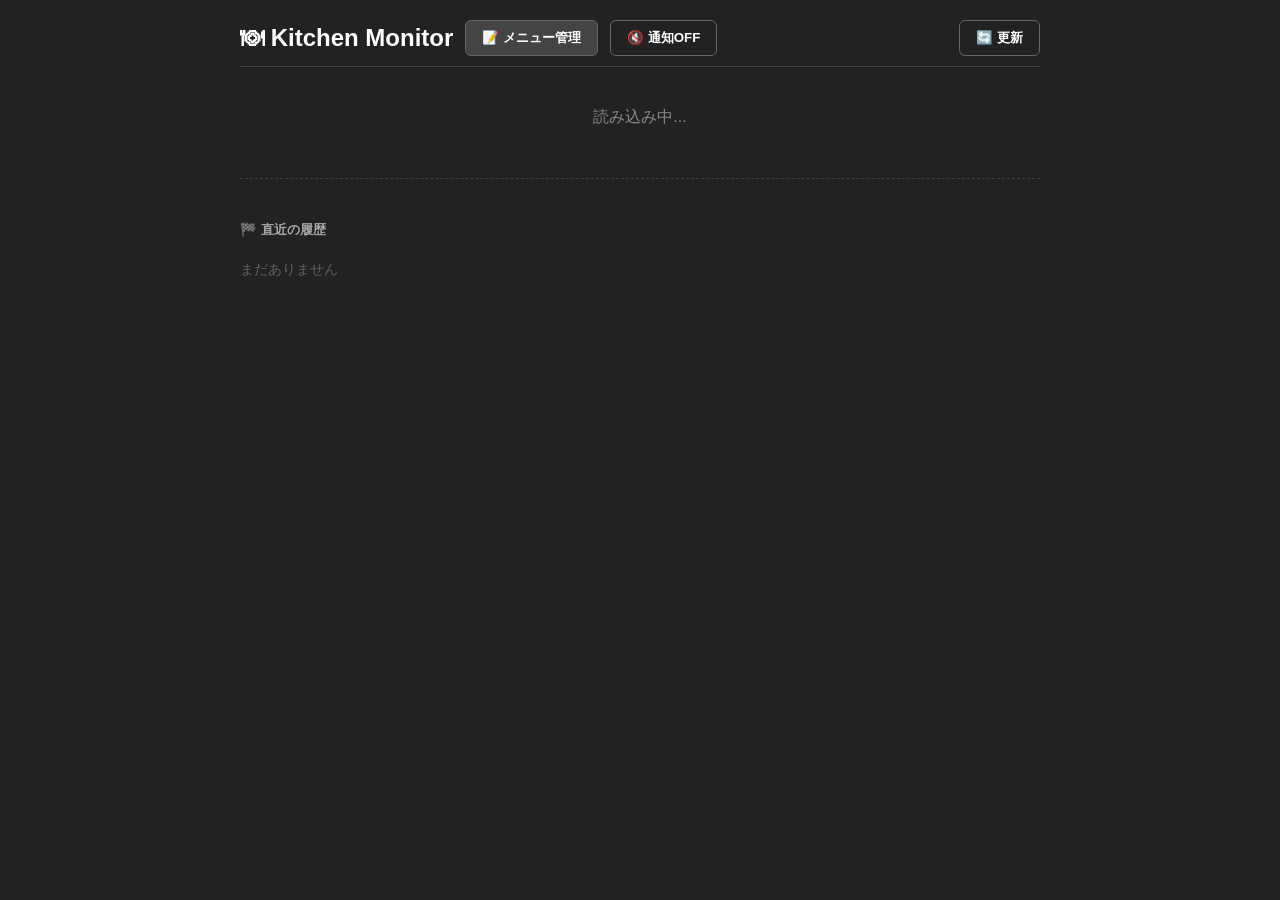
<file: kitchen.html>
<!DOCTYPE html>
<html lang="ja">
<head>
  <meta charset="UTF-8">
  <meta name="viewport" content="width=device-width, initial-scale=1.0">
  <title>Kitchen Monitor</title>
  <style>
    body { background-color: #222; color: #fff; font-family: -apple-system, BlinkMacSystemFont, "Segoe UI", sans-serif; padding: 20px; margin: 0; }
    .header-area { display: flex; justify-content: space-between; align-items: center; margin-bottom: 20px; border-bottom: 1px solid #444; padding-bottom: 10px; }
    .header-left { display: flex; align-items: center; gap: 12px; }
    h2 { margin: 0; }

    .order-card { background: #333; border: 1px solid #444; border-radius: 8px; margin-bottom: 15px; padding: 15px; border-left: 5px solid #3b82f6; transition: all 0.3s ease; }
    .new-order-flash { animation: flash 1s ease-out; }
    @keyframes flash { 0% { background: #3b82f6; } 100% { background: #333; } }

    .order-table { font-size: 1.4rem; font-weight: bold; background: #3b82f6; color: #fff; padding: 2px 8px; border-radius: 4px; margin-right: 10px; }
    .order-time { font-size: 1rem; color: #aaa; margin-left: 10px; }
    .order-user { font-size: 0.9rem; color: #aaa; display: block; margin-top: 5px; }
    .order-items { font-size: 1.2rem; margin: 10px 0; font-weight: bold; }
    .btn-done { width: 100%; height: 50px; font-size: 1.2rem; font-weight: bold; }

    .history-section { margin-top: 50px; border-top: 1px dashed #555; padding-top: 20px; opacity: 0.6; }
    .history-card { background: #2a2a2a; border: 1px solid #333; margin-bottom: 10px; padding: 10px; border-radius: 5px; }

    .btn { padding: 8px 16px; border: none; border-radius: 6px; cursor: pointer; font-weight: 600; font-family: inherit; }
    .btn-outline { background: transparent; border: 1px solid #666; color: #fff; }
    .btn-outline:hover { border-color: #aaa; }
    .btn-success { background: #22c55e; color: #fff; }
    .btn-dark { background: #444; border: 1px solid #666; color: #fff; }
    .btn-refresh { background: transparent; border: 1px solid #666; color: #fff; }
    .spin { animation: spin 1s linear infinite; }
    @keyframes spin { 100% { transform: rotate(360deg); } }

    /* メニュー管理 */
    .modal-overlay { display: none; position: fixed; inset: 0; background: rgba(0,0,0,0.7); z-index: 1000; justify-content: center; align-items: center; }
    .modal-overlay.show { display: flex; }
    .modal-box { background: #333; border-radius: 12px; width: 90%; max-width: 600px; max-height: 80vh; overflow-y: auto; padding: 24px; }
    .modal-box h3 { margin-top: 0; }
    .menu-row { border-bottom: 1px solid #444; padding: 10px 0; display: flex; justify-content: space-between; align-items: center; }
    .form-switch { position: relative; display: inline-block; width: 44px; height: 24px; }
    .form-switch input { opacity: 0; width: 0; height: 0; }
    .form-switch .slider { position: absolute; cursor: pointer; inset: 0; background: #666; border-radius: 24px; transition: 0.3s; }
    .form-switch .slider:before { content: ""; position: absolute; height: 18px; width: 18px; left: 3px; bottom: 3px; background: #fff; border-radius: 50%; transition: 0.3s; }
    .form-switch input:checked + .slider { background: #ef4444; }
    .form-switch input:checked + .slider:before { transform: translateX(20px); }
  </style>
</head>
<body>

<div style="max-width:800px; margin:0 auto;">
  <div class="header-area">
    <div class="header-left">
      <h2>🍽 Kitchen Monitor</h2>
      <button class="btn btn-dark" onclick="openMenuManager()">📝 メニュー管理</button>
      <button class="btn btn-outline" id="btn-sound" onclick="toggleSound()">🔇 通知OFF</button>
    </div>
    <button class="btn btn-refresh" onclick="loadOrders(true)" id="btn-refresh">🔄 更新</button>
  </div>

  <div id="order-list">
    <div style="text-align:center; color:#888; margin-top:40px;">読み込み中...</div>
  </div>

  <div class="history-section">
    <h5>🏁 直近の履歴</h5>
    <div id="done-list"><div style="color:#888; font-size:14px;">まだありません</div></div>
  </div>
</div>

<!-- メニュー管理モーダル -->
<div class="modal-overlay" id="menuModal">
  <div class="modal-box">
    <div style="display:flex; justify-content:space-between; align-items:center; margin-bottom:16px;">
      <h3 style="margin:0;">📝 メニュー管理</h3>
      <button class="btn btn-outline" onclick="closeMenuManager()">✕</button>
    </div>
    <div style="color:#aaa; font-size:13px; margin-bottom:12px;">赤スイッチ＝売り切れ</div>
    <div id="owner-menu-list"><div style="text-align:center; padding:30px 0; color:#888;">読み込み中...</div></div>
  </div>
</div>

<script src="config.js"></script>
<script>
  var previousOrderIds = new Set();
  var isSoundOn = false;
  var isFirstLoad = true;
  var audio = new Audio("https://actions.google.com/sounds/v1/alarms/beep_short.ogg");

  window.onload = function() {
    if (typeof GAS_API_URL === 'undefined') { alert("config.js error"); return; }
    loadOrders();
    setInterval(function() { loadOrders(false); }, 15000);
  };

  function toggleSound() {
    isSoundOn = !isSoundOn;
    var btn = document.getElementById('btn-sound');
    if (isSoundOn) {
      btn.textContent = "🔊 通知ON";
      btn.style.borderColor = "#22c55e";
      audio.volume = 0; audio.play().then(function() { audio.pause(); audio.volume = 1.0; });
    } else {
      btn.textContent = "🔇 通知OFF";
      btn.style.borderColor = "#666";
    }
  }

  function loadOrders(manual) {
    var btn = document.getElementById('btn-refresh');
    if (manual) { btn.textContent = "🔄 ..."; btn.classList.add('spin'); }
    fetch(GAS_API_URL + "?action=getOrders")
      .then(function(r) { return r.json(); })
      .then(function(d) {
        displayOrders(d.orders || []);
        if (manual) { btn.textContent = "🔄 更新"; btn.classList.remove('spin'); }
        isFirstLoad = false;
      })
      .catch(function() { if (manual) btn.textContent = "⚠️ エラー"; });
  }

  function displayOrders(orders) {
    var container = document.getElementById('order-list');
    var currentIds = new Set(orders.map(function(o) { return o.id; }));
    var hasNew = false;

    if (!orders.length) {
      container.innerHTML = '<div style="text-align:center; color:#888; margin-top:40px;">現在、未提供の注文はありません ✅</div>';
    } else {
      var html = "";
      orders.forEach(function(order) {
        var isNew = !previousOrderIds.has(order.id) && !isFirstLoad;
        if (isNew) hasNew = true;
        var flashClass = isNew ? " new-order-flash" : "";
        var itemsHtml = order.items.map(function(item) { return '<div>・' + item + '</div>'; }).join("");
        html += '<div class="order-card' + flashClass + '" id="ocard-' + order.id + '">' +
          '<div style="display:flex; justify-content:space-between; align-items:start;">' +
          '<div><span class="order-table">Table ' + order.tableId + '</span><span class="order-time">' + order.time + '</span>' +
          '<span class="order-user">' + order.user + ' 様</span>' +
          (isNew ? '<span style="background:#ef4444;color:#fff;font-size:11px;padding:2px 8px;border-radius:4px;margin-left:8px;">NEW!</span>' : '') +
          '</div></div>' +
          '<hr style="margin:8px 0; border-color:#555;">' +
          '<div class="order-items">' + itemsHtml + '</div>' +
          '<button class="btn btn-success btn-done" onclick="completeOrder(\'' + order.id + '\',\'' + order.user + '\')">提供完了</button>' +
          '</div>';
      });
      container.innerHTML = html;
    }

    if (hasNew && isSoundOn) { audio.currentTime = 0; audio.play().catch(function() {}); }
    previousOrderIds = currentIds;
  }

  function completeOrder(orderId, user) {
    var card = document.getElementById('ocard-' + orderId);
    if (card) card.style.opacity = "0.3";
    fetch(GAS_API_URL, { method: "POST", body: JSON.stringify({ action: "completeOrder", orderId: orderId }) })
      .then(function(r) { return r.json(); })
      .then(function(d) {
        if (d.status === "success") {
          if (card) card.remove();
          if (!document.querySelectorAll('.order-card').length) loadOrders();
          addDoneHistory(user);
        } else { alert("エラー"); loadOrders(); }
      });
  }

  function addDoneHistory(user) {
    var list = document.getElementById('done-list');
    if (list.querySelector('div[style]')) list.innerHTML = "";
    var now = new Date().toLocaleTimeString('ja-JP', { hour: '2-digit', minute: '2-digit' });
    list.insertAdjacentHTML('afterbegin', '<div class="history-card"><div style="display:flex; justify-content:space-between; font-size:13px; color:#888;"><span>' + now + ' - ' + user + '</span><span>完了</span></div></div>');
  }

  // メニュー管理
  function openMenuManager() {
    document.getElementById('menuModal').classList.add('show');
    fetch(GAS_API_URL + "?action=getMenu").then(function(r) { return r.json(); }).then(function(d) { renderOwnerMenu(d); });
  }

  function closeMenuManager() {
    document.getElementById('menuModal').classList.remove('show');
  }

  function renderOwnerMenu(items) {
    var c = document.getElementById('owner-menu-list');
    var html = "";
    items.forEach(function(i) {
      var ch = i.isSoldOut ? "checked" : "";
      var st = i.isSoldOut ? "売切" : "販売中";
      var cl = i.isSoldOut ? "color:#ef4444;" : "color:#22c55e;";
      html += '<div class="menu-row"><div><strong>' + i.name + '</strong></div>' +
        '<div style="display:flex; align-items:center; gap:12px;">' +
        '<span style="font-size:13px;' + cl + '" id="st-' + i.id + '">' + st + '</span>' +
        '<label class="form-switch"><input type="checkbox" ' + ch + ' onchange="toggleStock(\'' + i.id + '\')"><span class="slider"></span></label>' +
        '</div></div>';
    });
    c.innerHTML = html;
  }

  function toggleStock(id) {
    var checkbox = document.querySelector('#owner-menu-list input[onchange*="' + id + '"]');
    var st = document.getElementById('st-' + id);
    var isSoldOut = checkbox.checked;
    st.textContent = "...";
    fetch(GAS_API_URL, { method: "POST", body: JSON.stringify({ action: "updateStock", itemId: id, isSoldOut: isSoldOut }) })
      .then(function(r) { return r.json(); })
      .then(function() {
        st.textContent = isSoldOut ? "売切" : "販売中";
        st.style.color = isSoldOut ? "#ef4444" : "#22c55e";
      });
  }
</script>
</body>
</html>
</file>
